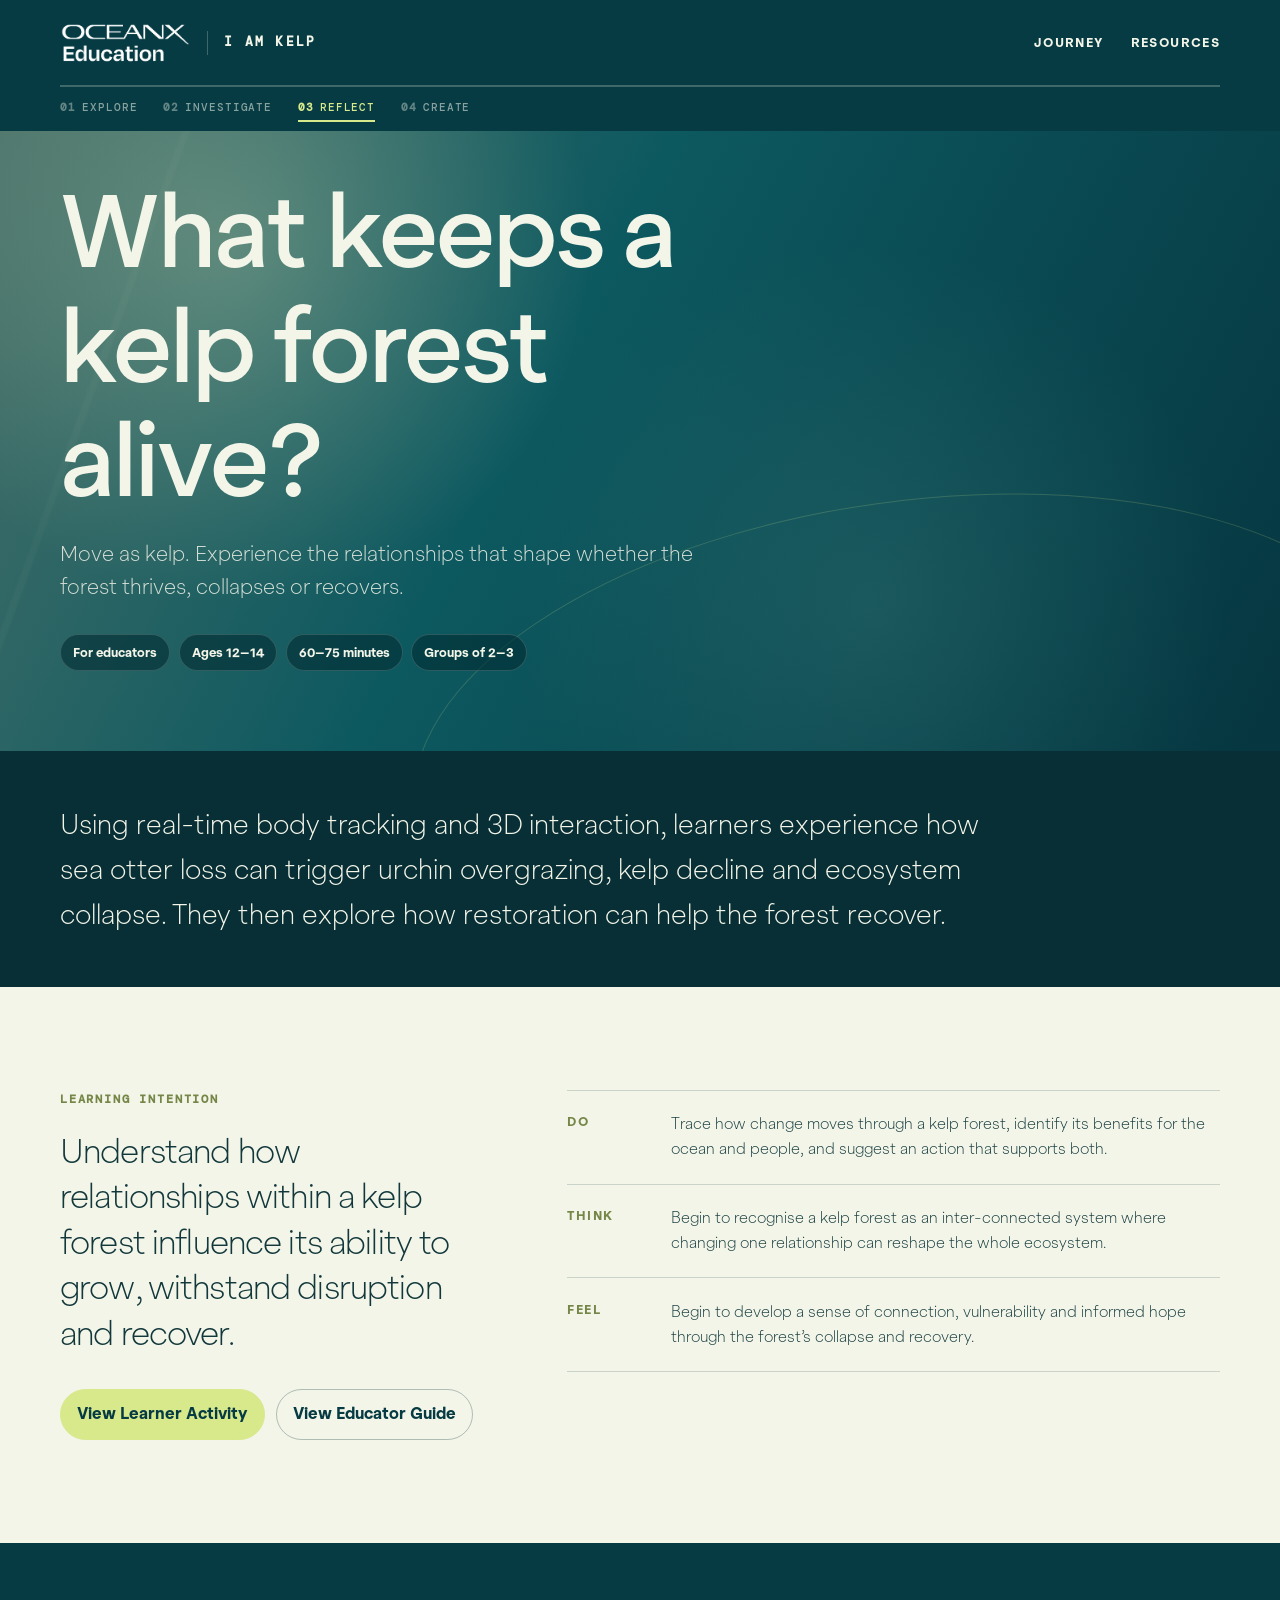
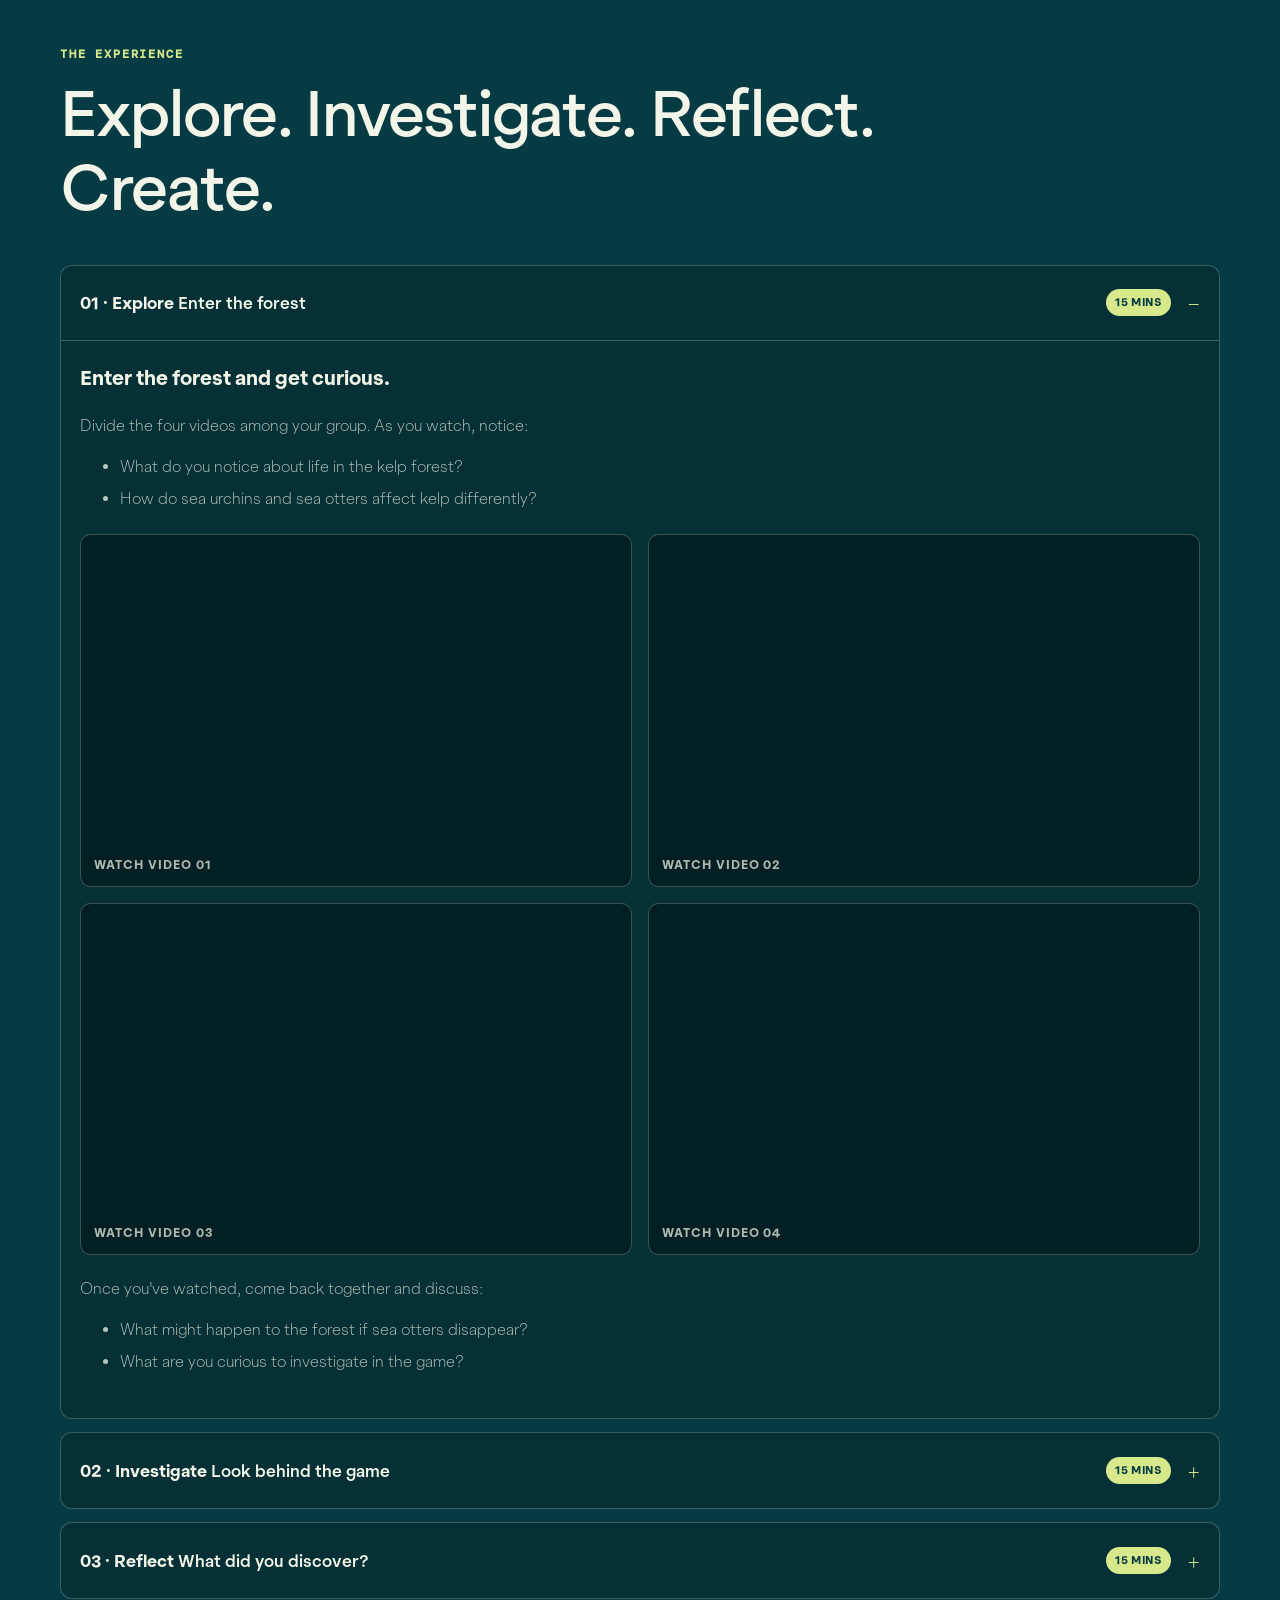
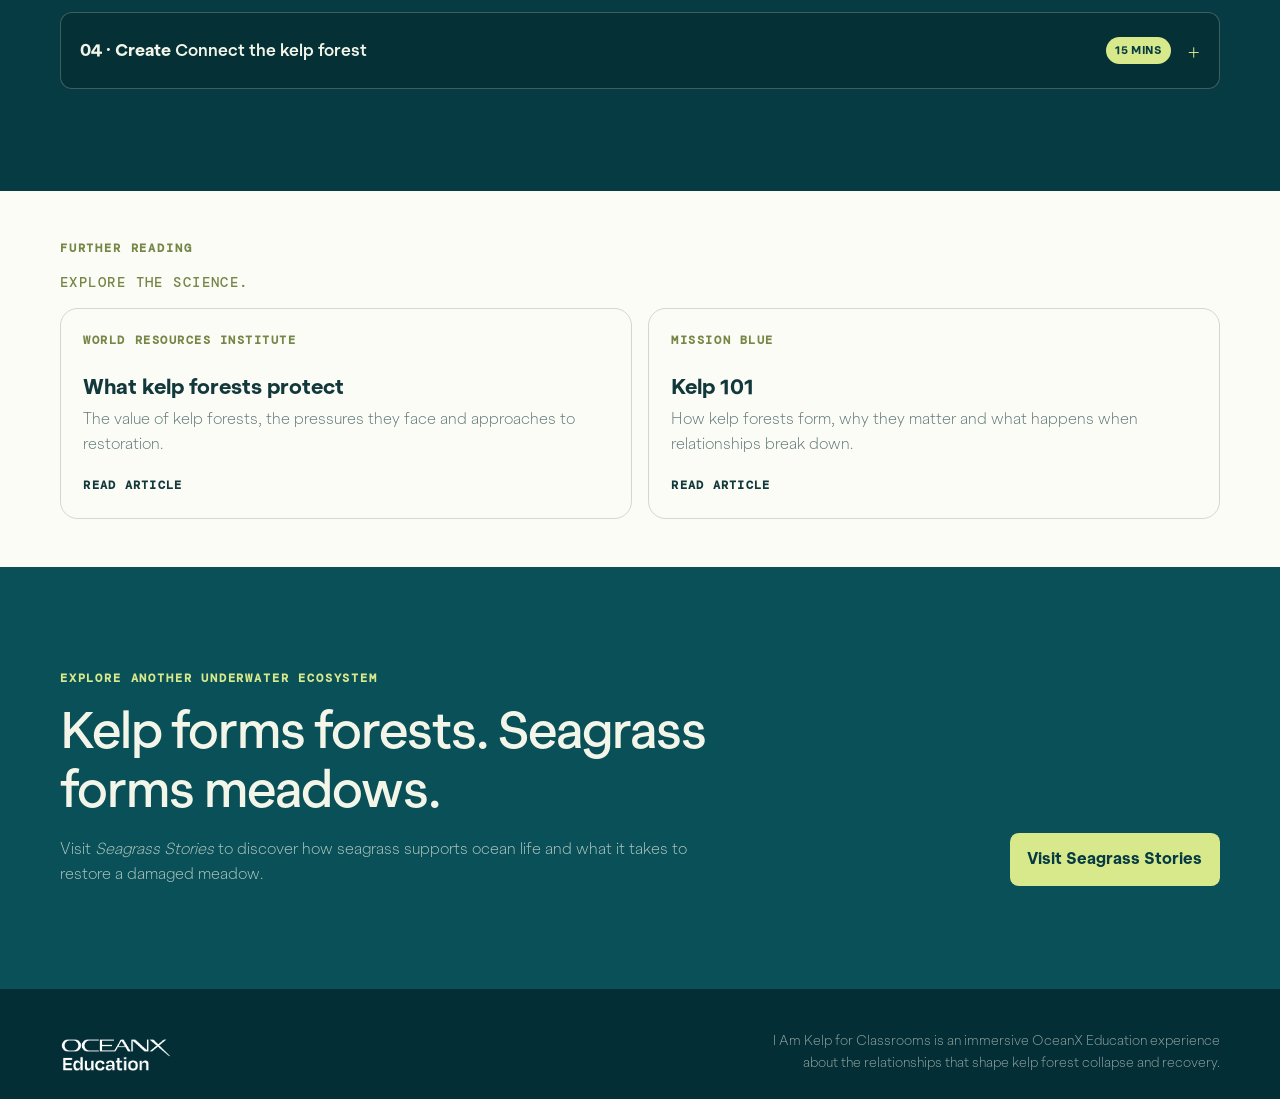
<file: index.html>
<!doctype html>
<html lang="en-GB">

<head>
    <meta charset="utf-8">
    <meta name="viewport" content="width=device-width,initial-scale=1">
    <meta name="theme-color" content="#073f47">
    <meta name="description" content="I Am Kelp learning journey and classroom resources from OceanX Education.">
    <title>I Am Kelp | Learning Journey</title>
    <link rel="icon" type="image/svg+xml"
        href="data:image/svg+xml,%3Csvg xmlns='http://www.w3.org/2000/svg' viewBox='0 0 64 64'%3E%3Crect width='64' height='64' rx='14' fill='%23073f47'/%3E%3Cpath d='M31 54c-2-13-1-28 10-44 3 12 0 23-7 31 7-4 12-10 16-18 1 13-5 24-19 31Z' fill='%23d7e98c'/%3E%3Cpath d='M31 54c3-16 8-29 14-38' fill='none' stroke='%23f2f4e8' stroke-width='2.2' stroke-linecap='round'/%3E%3C/svg%3E">
    <link rel="stylesheet" href="main.css">
    <link rel="stylesheet" href="styles.css">
</head>

<body class="page-index page-index">
    <a class="skip-link" href="#main">Skip to learning journey</a>
    <header class="site-header">
        <div class="shell nav"><a class="brand" href="#top" aria-label="OceanX Education, I Am Kelp home"><img
                    src="assets/logos/OceanX-Education-Logo-White.png" alt="OceanX Education"><span
                    class="brand-divider" aria-hidden="true"></span><span class="brand-name">I Am Kelp</span></a>
            <nav class="nav-links" aria-label="Main navigation"><a href="#journey">Journey</a><a
                    href="#resources">Resources</a></nav>
        </div>
        <div class="shell progress-shell">
            <nav class="progress" aria-label="Learning journey progress"><a href="#step-1"
                    data-step="step-1"><b>01</b><span>Explore</span></a><a href="#step-2"
                    data-step="step-2"><b>02</b><span>Investigate</span></a><a href="#step-3"
                    data-step="step-3"><b>03</b><span>Reflect</span></a><a href="#step-4"
                    data-step="step-4"><b>04</b><span>Create</span></a></nav>
        </div>
    </header>
    <section class="hero" id="top">
        <div class="shell hero-content">
            <div>
                <h1>What keeps a kelp forest alive?</h1>
                <p class="hero-lead">Move as kelp. Experience the relationships that shape whether the forest thrives,
                    collapses or recovers.</p>
                <div class="meta"><span>For educators</span><span>Ages 12–14</span><span>60–75
                        minutes</span><span>Groups of 2–3</span></div>
            </div>
        </div>
    </section>
    <main id="main">
        <section class="overview">
            <div class="shell">
                <p>Using real-time body tracking and 3D interaction, learners experience how sea otter loss can trigger
                    urchin overgrazing, kelp decline and ecosystem collapse. They then explore how restoration can help
                    the forest recover.</p>
            </div>
        </section>
        <section class="intention" id="about">
            <div class="shell intention-grid">
                <div>
                    <p class="section-kicker">Learning intention</p>
                    <p class="intention-statement">Understand how relationships within a kelp forest influence its
                        ability to grow, withstand disruption and recover.</p>
                    <div class="downloads"><a href="iamkelp-learner-activity.html">View Learner Activity</a><a
                            href="iamkelp-educator-guide.html">View Educator Guide</a></div>
                </div>
                <div class="outcomes" aria-label="Learning outcomes">
                    <div class="outcome"><b>Do</b>
                        <p>Trace how change moves through a kelp forest, identify its benefits for the ocean and people,
                            and suggest an action that supports both.</p>
                    </div>
                    <div class="outcome"><b>Think</b>
                        <p>Begin to recognise a kelp forest as an inter-connected system where changing one relationship
                            can reshape the
                            whole ecosystem.</p>
                    </div>
                    <div class="outcome"><b>Feel</b>
                        <p>Begin to develop a sense of connection, vulnerability and informed hope through the forest’s
                            collapse
                            and recovery.</p>
                    </div>
                </div>
            </div>
        </section>
        <section class="journey" id="journey">
            <div class="shell">
                <p class="section-kicker">The experience</p>
                <h2>Explore. Investigate. Reflect. Create.</h2>
                <div class="accordions">
                    <details id="step-1" open>
                        <summary><span><b>01 · Explore</b> Enter the forest</span><em>15 mins</em></summary>
                        <div class="detail-body">
                            <h3>Enter the forest and get curious.</h3>
                            <p>Divide the four videos among your group. As you watch, notice:</p>
                            <ul>
                                <li>What do you notice about life in the kelp forest?</li>
                                <li>How do sea urchins and sea otters affect kelp differently?</li>
                            </ul>
                            <div class="video-grid">
                                <div class="video">
                                    <div class="video-frame"><iframe loading="lazy"
                                            src="https://www.youtube-nocookie.com/embed/kzHJSJHAJ0c"
                                            title="Explore video 1"
                                            allow="accelerometer; autoplay; clipboard-write; encrypted-media; gyroscope; picture-in-picture; web-share"
                                            allowfullscreen></iframe></div><span>Watch video 01</span>
                                </div>
                                <div class="video">
                                    <div class="video-frame"><iframe loading="lazy"
                                            src="https://www.youtube-nocookie.com/embed/5pGdwqCRcDQ"
                                            title="Explore video 2"
                                            allow="accelerometer; autoplay; clipboard-write; encrypted-media; gyroscope; picture-in-picture; web-share"
                                            allowfullscreen></iframe></div><span>Watch video 02</span>
                                </div>
                                <div class="video">
                                    <div class="video-frame"><iframe loading="lazy"
                                            src="https://www.youtube-nocookie.com/embed/QQ-idD8qRD4"
                                            title="Explore video 3"
                                            allow="accelerometer; autoplay; clipboard-write; encrypted-media; gyroscope; picture-in-picture; web-share"
                                            allowfullscreen></iframe></div><span>Watch video 03</span>
                                </div>
                                <div class="video">
                                    <div class="video-frame"><iframe loading="lazy"
                                            src="https://www.youtube-nocookie.com/embed/fM_bn_nxMwY"
                                            title="Explore video 4"
                                            allow="accelerometer; autoplay; clipboard-write; encrypted-media; gyroscope; picture-in-picture; web-share"
                                            allowfullscreen></iframe></div><span>Watch video 04</span>
                                </div>
                            </div>
                            <p>Once you've watched, come back together and discuss:</p>
                            <ul>
                                <li>What might happen to the forest if sea otters disappear?</li>
                                <li>What are you curious to investigate in the game?</li>
                            </ul>
                        </div>
                    </details>
                    <details id="step-2">
                        <summary><span><b>02 · Investigate</b> Look behind the game</span><em>15 mins</em></summary>
                        <div class="detail-body">
                            <h3>Play through the lens of a scientist.</h3>
                            <p>Become kelp, move with the forest and experience changing conditions. As the ecosystem
                                responds, investigate:</p>
                            <ul>
                                <li>What changes first?</li>
                                <li>Which relationships help the forest remain resilient?</li>
                                <li>What drives the shift from kelp forest to urchin barren?</li>
                                <li>What conditions support recovery?</li>
                            </ul><a class="game-button" href="https://i-am-kelp-web.vercel.app/" target="_blank"
                                rel="noopener">Play I Am Kelp <small>Camera access required</small></a>
                            <p class="device-note">Use a laptop or desktop with a webcam, positioned so a player's whole
                                body is in frame. Phones and tablets are not supported.</p>
                        </div>
                    </details>
                    <details id="step-3">
                        <summary><span><b>03 · Reflect</b> What did you discover?</span><em>15 mins</em></summary>
                        <div class="detail-body">
                            <h3>Pause and make sense of the experience.</h3>
                            <p>Reflect independently, then compare your thinking with someone else.</p>
                            <ul>
                                <li>What did you experience that changed how you think about kelp forests?</li>
                                <li>Which cause-and-effect relationship now feels most important?</li>
                                <li>What are you curious to investigate further?</li>
                            </ul>
                        </div>
                    </details>
                    <details id="step-4">
                        <summary><span><b>04 · Create</b> Connect the kelp forest</span><em>15 mins</em></summary>
                        <div class="detail-body">
                            <h3>How does a healthy kelp forest help both the ocean and people?</h3>
                            <p>In groups of 2–3, use the kelp forest drawing starter in the <b>Learner Activity</b>.
                                Colour the forest and add animals, labels and other details that show how life is
                                connected. Then add:</p>
                            <ul>
                                <li>animals and plants that depend on kelp</li>
                                <li>ways kelp forests help people</li>
                                <li>threats that can damage the forest</li>
                                <li>actions that could help it recover</li>
                            </ul>
                            <p>Draw lines between ideas. Label each connection with a phrase such as <i>provides a home
                                    for</i>, <i>protects</i>, <i>depends on</i>, <i>damages</i> or <i>helps recover</i>.
                            </p>
                            <div class="create-questions">
                                <p><b>Discuss</b></p>
                                <ol>
                                    <li>Which benefit matters most to ocean life?</li>
                                    <li>Which benefit matters most to people?</li>
                                    <li>Could helping people ever harm the forest?</li>
                                    <li>What could we do to support both?</li>
                                </ol>
                            </div>
                            <p class="finish-line"><b>Finish this sentence:</b><br>We would __________ because it would
                                help __________ and __________.</p>
                        </div>
                    </details>
                </div>
            </div>
        </section>
        <section class="resources" id="resources">
            <div class="shell">
                <p class="section-kicker">Further reading</p>
                <h2>Explore the science.</h2>
                <div class="resource-grid"><a class="resource-card"
                        href="https://www.wri.org/insights/what-kelp-forests-protect" target="_blank"
                        rel="noopener"><span class="resource-type">World Resources Institute</span>
                        <div>
                            <h3>What kelp forests protect</h3>
                            <p>The value of kelp forests, the pressures they face and approaches to restoration.</p>
                            <div class="resource-action">Read article</div>
                        </div>
                    </a><a class="resource-card"
                        href="https://missionblue.org/2025/05/kelp-101-what-are-kelp-forests-and-why-do-they-matter/"
                        target="_blank" rel="noopener"><span class="resource-type">Mission Blue</span>
                        <div>
                            <h3>Kelp 101</h3>
                            <p>How kelp forests form, why they matter and what happens when relationships break down.
                            </p>
                            <div class="resource-action">Read article</div>
                        </div>
                    </a></div>
            </div>
        </section>
        <section class="next-ecosystem">
            <div class="shell next-inner">
                <div>
                    <p class="section-kicker">Explore another underwater ecosystem</p>
                    <h2>Kelp forms forests. Seagrass forms meadows.</h2>
                    <p>Visit <i>Seagrass Stories</i> to discover how seagrass supports ocean life and what it takes to
                        restore a damaged meadow.</p>
                </div><a href="https://seagrassstoriesforschools.oceanx.org/" target="_blank" rel="noopener">Visit
                    Seagrass Stories</a>
            </div>
        </section>
    </main>
    <footer>
        <div class="shell footer-inner"><img class="footer-logo" src="assets/logos/OceanX-Education-Logo-White.png"
                alt="OceanX Education">
            <p class="footer-copy">I Am Kelp for Classrooms is an immersive OceanX Education experience about the
                relationships that
                shape kelp forest collapse and recovery.</p>
        </div>
    </footer>
    <script>(function () {
            var links = document.querySelectorAll('.progress a');
            links.forEach(function (a) {
                a.addEventListener('click', function () {
                    var d = document.getElementById(a.getAttribute('data-step'));
                    if (d) d.open = true;
                });
            });
            if ('IntersectionObserver' in window) {
                var observer = new IntersectionObserver(function (entries) {
                    entries.forEach(function (entry) {
                        if (!entry.isIntersecting) return;
                        var link = document.querySelector('.progress a[data-step="' + entry.target.id + '"]');
                        if (!link) return;
                        links.forEach(function (a) { a.classList.remove('current'); });
                        link.classList.add('current');
                    });
                }, { rootMargin: '-45% 0px -50% 0px', threshold: 0 });
                links.forEach(function (a) {
                    var el = document.getElementById(a.getAttribute('data-step'));
                    if (el) observer.observe(el);
                });
            }
        })();</script>
</body>

</html>
</file>
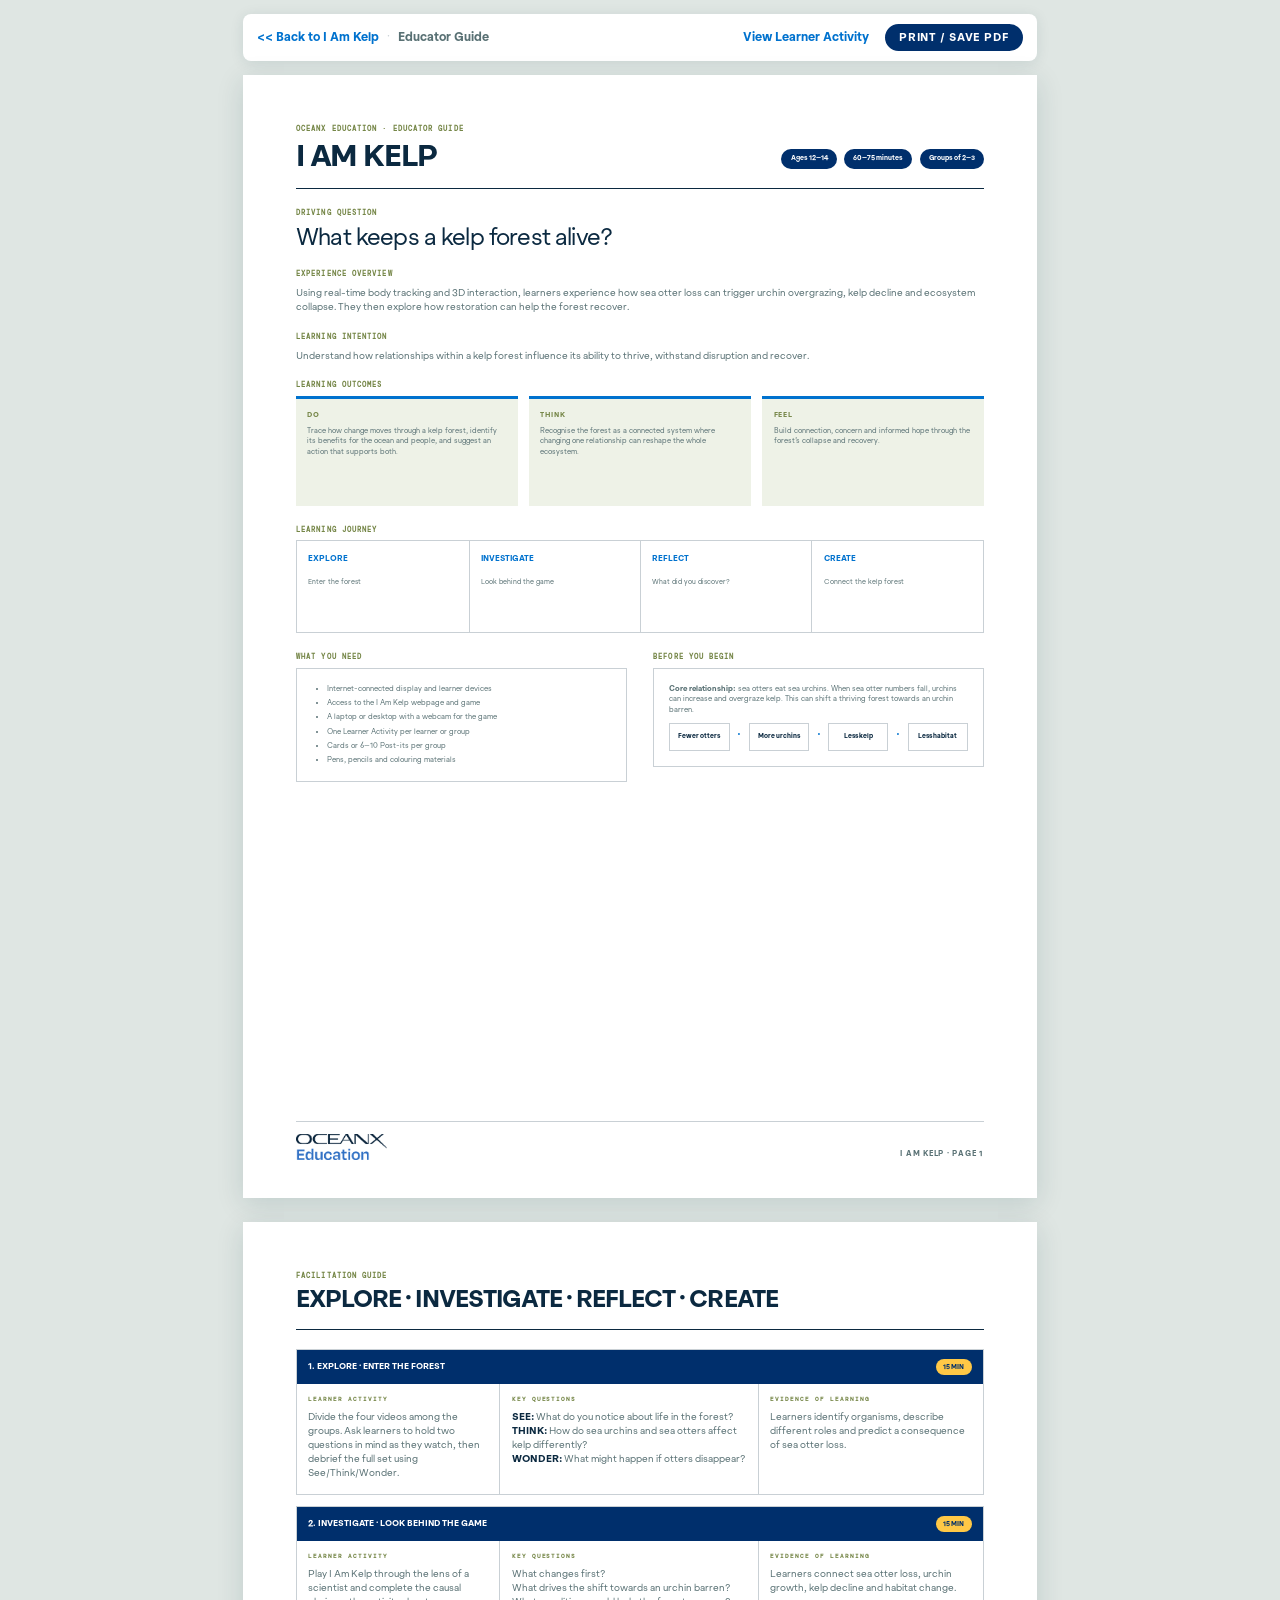
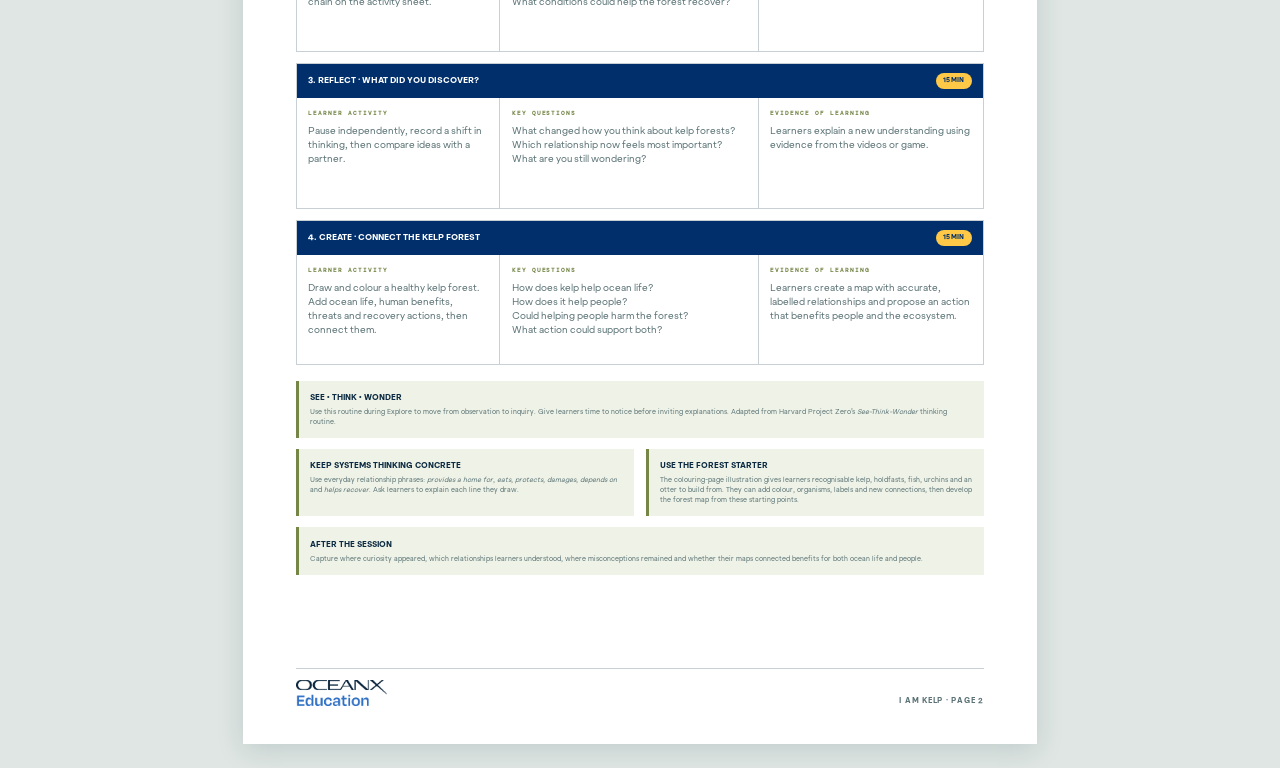
<file: iamkelp-educator-guide.html>
<!doctype html>
<html lang="en-GB">

<head>
    <meta charset="utf-8">
    <meta name="viewport" content="width=device-width,initial-scale=1">
    <title>I Am Kelp | Educator Guide</title>
    <link rel="icon" type="image/svg+xml"
        href="data:image/svg+xml,%3Csvg xmlns='http://www.w3.org/2000/svg' viewBox='0 0 64 64'%3E%3Crect width='64' height='64' rx='14' fill='%23063b43'/%3E%3Cpath d='M31 54c-2-13-1-28 10-44 3 12 0 23-7 31 7-4 12-10 16-18 1 13-5 24-19 31Z' fill='%23d8e98c'/%3E%3C/svg%3E">
            <link rel="stylesheet" href="main.css">
            <link rel="stylesheet" href="activity.css">
</head>

<body class="page-guide page-guide">
    <aside class="print-bar">
        <nav class="print-nav"><a href="index.html" onclick="if(history.length>1){history.back();return false;}"><span aria-hidden="true">&lt;&lt;</span> Back to
                I Am Kelp</a><span class="sep">·</span><b>Educator Guide</b><a class="switch"
                href="iamkelp-learner-activity.html">View Learner Activity</a></nav><button
            onclick="window.print()">Print / Save PDF</button>
    </aside>
    <main class="sheet">
        <div class="content">
            <header>
                <div>
                    <div class="eyebrow">OceanX Education · Educator guide</div>
                    <h1>I Am Kelp</h1>
                </div>
                <div class="pills"><span>Ages 12–14</span><span>60–75 minutes</span><span>Groups of 2–3</span></div>
            </header>
            <div class="label">Driving question</div>
            <div class="question">What keeps a kelp forest alive?</div>
            <div class="label">Experience overview</div>
            <p class="body">Using real-time body tracking and 3D interaction, learners experience how sea otter loss can
                trigger urchin overgrazing, kelp decline and ecosystem collapse. They then explore how restoration can
                help the forest recover.</p>
            <div class="label">Learning intention</div>
            <p class="body">Understand how relationships within a kelp forest influence its ability to thrive, withstand
                disruption and recover.</p>
            <div class="label">Learning outcomes</div>
            <div class="outcomes">
                <article class="outcome"><b>Do</b>
                    <p>Trace how change moves through a kelp forest, identify its benefits for the ocean and people, and
                        suggest an action that supports both.</p>
                </article>
                <article class="outcome"><b>Think</b>
                    <p>Recognise the forest as a connected system where changing one relationship can reshape the whole
                        ecosystem.</p>
                </article>
                <article class="outcome"><b>Feel</b>
                    <p>Build connection, concern and informed hope through the forest’s collapse and recovery.</p>
                </article>
            </div>
            <div class="label">Learning journey</div>
            <div class="journey">
                <div><b>Explore</b><span>Enter the forest</span></div>
                <div><b>Investigate</b><span>Look behind the game</span></div>
                <div><b>Reflect</b><span>What did you discover?</span></div>
                <div><b>Create</b><span>Connect the kelp forest</span></div>
            </div>
            <div class="two-col">
                <div>
                    <div class="label">What you need</div>
                    <div class="panel">
                        <ul>
                            <li>Internet-connected display and learner devices</li>
                            <li>Access to the I Am Kelp webpage and game</li>
                            <li>A laptop or desktop with a webcam for the game</li>
                            <li>One Learner Activity per learner or group</li>
                            <li>Cards or 6–10 Post-its per group</li>
                            <li>Pens, pencils and colouring materials</li>
                        </ul>
                    </div>
                </div>
                <div>
                    <div class="label">Before you begin</div>
                    <div class="panel">
                        <p><strong>Core relationship:</strong> sea otters eat sea urchins. When sea otter numbers fall,
                            urchins can increase and overgraze kelp. This can shift a thriving forest towards an urchin
                            barren.</p>
                        <div class="causal"><span>Fewer otters</span><i>·</i><span>More urchins</span><i>·</i><span>Less
                                kelp</span><i>·</i><span>Less habitat</span></div>
                    </div>
                </div>
            </div>
        </div>
        <footer class="footer"><img src="assets/logos/OceanX-Education-Logo-Dark.png" alt="OceanX Education"><span>I Am
                Kelp · Page 1</span></footer>
    </main>

    <main class="sheet">
        <div class="content">
            <header>
                <div>
                    <div class="eyebrow">Facilitation guide</div>
                    <h1 class="page2-title">Explore · Investigate · Reflect · Create</h1>
                </div>
            </header>
            <div class="sequence">
                <section class="phase">
                    <div class="phase-head"><b>1. Explore · Enter the forest</b><span>15 min</span></div>
                    <div class="phase-body">
                        <div>
                            <div class="col-label">Learner activity</div>
                            <p class="col-copy">Divide the four videos among the groups. Ask learners to hold two
                                questions in mind as they watch, then debrief the full set using See/Think/Wonder.</p>
                        </div>
                        <div>
                            <div class="col-label">Key questions</div>
                            <p class="col-copy"><strong>SEE:</strong> What do you notice about life in the
                                forest?<br><strong>THINK:</strong> How do sea urchins and sea otters affect kelp
                                differently?<br><strong>WONDER:</strong> What might happen if otters disappear?</p>
                        </div>
                        <div>
                            <div class="col-label">Evidence of learning</div>
                            <p class="col-copy">Learners identify organisms, describe different roles and predict a
                                consequence of sea otter loss.</p>
                        </div>
                    </div>
                </section>
                <section class="phase">
                    <div class="phase-head"><b>2. Investigate · Look behind the game</b><span>15 min</span></div>
                    <div class="phase-body">
                        <div>
                            <div class="col-label">Learner activity</div>
                            <p class="col-copy">Play I Am Kelp through the lens of a scientist and complete the causal
                                chain on the activity sheet.</p>
                        </div>
                        <div>
                            <div class="col-label">Key questions</div>
                            <p class="col-copy">What changes first?<br>What drives the shift towards an urchin
                                barren?<br>What conditions could help the forest recover?</p>
                        </div>
                        <div>
                            <div class="col-label">Evidence of learning</div>
                            <p class="col-copy">Learners connect sea otter loss, urchin growth, kelp decline and habitat
                                change.</p>
                        </div>
                    </div>
                </section>
                <section class="phase">
                    <div class="phase-head"><b>3. Reflect · What did you discover?</b><span>15 min</span></div>
                    <div class="phase-body">
                        <div>
                            <div class="col-label">Learner activity</div>
                            <p class="col-copy">Pause independently, record a shift in thinking, then compare ideas with
                                a partner.</p>
                        </div>
                        <div>
                            <div class="col-label">Key questions</div>
                            <p class="col-copy">What changed how you think about kelp forests?<br>Which relationship now
                                feels most important?<br>What are you still wondering?</p>
                        </div>
                        <div>
                            <div class="col-label">Evidence of learning</div>
                            <p class="col-copy">Learners explain a new understanding using evidence from the videos or
                                game.</p>
                        </div>
                    </div>
                </section>
                <section class="phase">
                    <div class="phase-head"><b>4. Create · Connect the kelp forest</b><span>15 min</span></div>
                    <div class="phase-body">
                        <div>
                            <div class="col-label">Learner activity</div>
                            <p class="col-copy">Draw and colour a healthy kelp forest. Add ocean life, human benefits,
                                threats and recovery actions, then connect them.</p>
                        </div>
                        <div>
                            <div class="col-label">Key questions</div>
                            <p class="col-copy">How does kelp help ocean life?<br>How does it help people?<br>Could
                                helping people harm the forest?<br>What action could support both?</p>
                        </div>
                        <div>
                            <div class="col-label">Evidence of learning</div>
                            <p class="col-copy">Learners create a map with accurate, labelled relationships and propose
                                an action that benefits people and the ecosystem.</p>
                        </div>
                    </div>
                </section>
            </div>
            <div class="notes">
                <article class="note wide">
                    <h3>See &bull; Think &bull; Wonder</h3>
                    <p>Use this routine during Explore to move from observation to inquiry. Give learners time to notice
                        before inviting explanations. Adapted from Harvard Project Zero's <i>See-Think-Wonder</i>
                        thinking routine.</p>
                </article>
                <article class="note">
                    <h3>Keep systems thinking concrete</h3>
                    <p>Use everyday relationship phrases: <i>provides a home for</i>, <i>eats</i>, <i>protects</i>,
                        <i>damages</i>, <i>depends on</i> and <i>helps recover</i>. Ask learners to explain each line
                        they draw.</p>
                </article>
                <article class="note">
                    <h3>Use the forest starter</h3>
                    <p>The colouring-page illustration gives learners recognisable kelp, holdfasts, fish, urchins and an
                        otter to build from. They can add colour, organisms, labels and new connections, then develop
                        the forest map from these starting points.</p>
                </article>
                <article class="note wide">
                    <h3>After the session</h3>
                    <p>Capture where curiosity appeared, which relationships learners understood, where misconceptions
                        remained and whether their maps connected benefits for both ocean life and people.</p>
                </article>
            </div>
        </div>
        <footer class="footer"><img src="assets/logos/OceanX-Education-Logo-Dark.png" alt="OceanX Education"><span>I Am
                Kelp · Page 2</span></footer>
    </main>
</body>

</html>
</file>
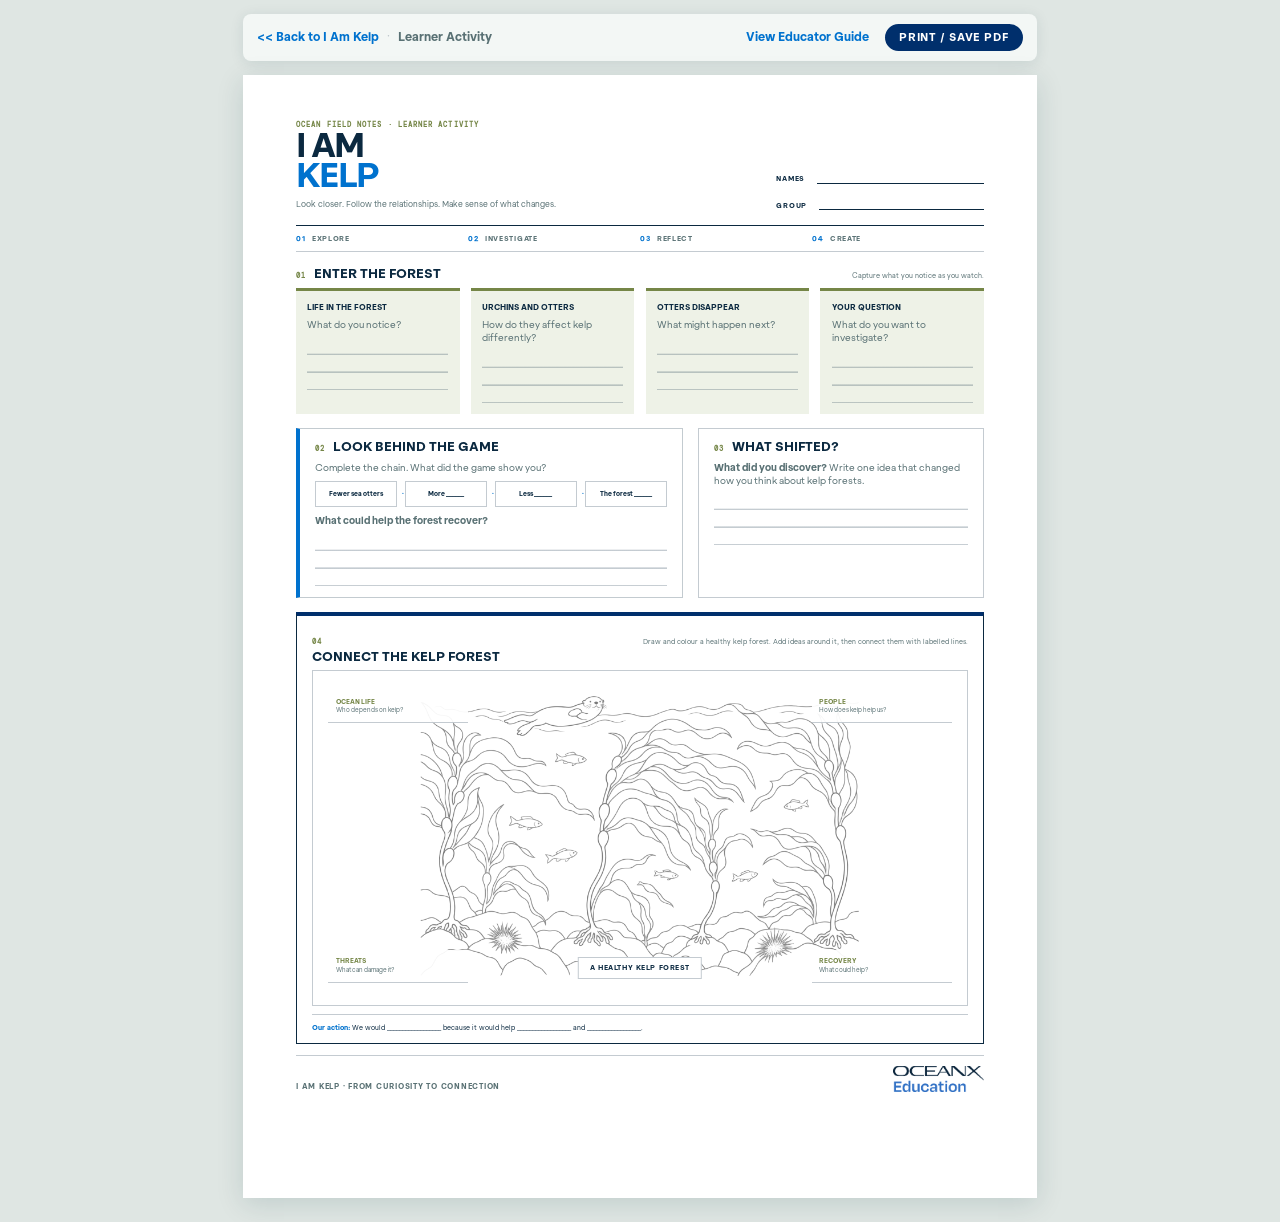
<file: iamkelp-learner-activity.html>
<!doctype html>
<html lang="en-GB">

<head>
    <meta charset="utf-8">
    <meta name="viewport" content="width=device-width,initial-scale=1">
    <title>I Am Kelp | Learner Activity</title>
    <link rel="icon" type="image/svg+xml"
        href="data:image/svg+xml,%3Csvg xmlns='http://www.w3.org/2000/svg' viewBox='0 0 64 64'%3E%3Crect width='64' height='64' rx='14' fill='%23063b43'/%3E%3Cpath d='M31 54c-2-13-1-28 10-44 3 12 0 23-7 31 7-4 12-10 16-18 1 13-5 24-19 31Z' fill='%23d8e98c'/%3E%3C/svg%3E">
            <link rel="stylesheet" href="main.css">
            <link rel="stylesheet" href="activity.css">
</head>

<body class="page-activity page-activity">
    <aside class="print-bar">
        <nav class="print-nav"><a href="index.html" onclick="if(history.length>1){history.back();return false;}"><span aria-hidden="true">&lt;&lt;</span> Back to
                I Am Kelp</a><span class="sep">·</span><b>Learner Activity</b><a class="switch"
                href="iamkelp-educator-guide.html">View Educator Guide</a></nav><button onclick="window.print()">Print /
            Save PDF</button>
    </aside>
    <main class="sheet">
        <header>
            <div>
                <div class="kicker">Ocean field notes · Learner activity</div>
                <h1>I Am <span>Kelp</span></h1>
                <p class="strap">Look closer. Follow the relationships. Make sense of what changes.</p>
            </div>
            <div class="identity"><label>Names <i></i></label><label>Group <i></i></label></div>
        </header>
        <nav class="journey"><span><b>01</b> Explore</span><span><b>02</b> Investigate</span><span><b>03</b>
                Reflect</span><span><b>04</b> Create</span></nav>
        <section>
            <div class="section-head"><span class="step">01</span>
                <h2>Enter the forest</h2>
                <p class="hint">Capture what you notice as you watch.</p>
            </div>
            <div class="explore-grid">
                <article class="prompt">
                    <h3>Life in the forest</h3>
                    <p>What do you notice?</p>
                    <div class="lines"></div>
                </article>
                <article class="prompt">
                    <h3>Urchins and otters</h3>
                    <p>How do they affect kelp differently?</p>
                    <div class="lines"></div>
                </article>
                <article class="prompt">
                    <h3>Otters disappear</h3>
                    <p>What might happen next?</p>
                    <div class="lines"></div>
                </article>
                <article class="prompt">
                    <h3>Your question</h3>
                    <p>What do you want to investigate?</p>
                    <div class="lines"></div>
                </article>
            </div>
        </section>
        <section class="middle">
            <div class="investigate">
                <div class="section-head"><span class="step">02</span>
                    <h2>Look behind the game</h2>
                </div>
                <p>Complete the chain. What did the game show you?</p>
                <div class="chain"><span>Fewer sea otters</span><span>More ______</span><span>Less
                        ______</span><span>The forest ______</span></div>
                <p><b>What could help the forest recover?</b></p>
                <div class="lines"></div>
            </div>
            <div class="reflect">
                <div class="section-head"><span class="step">03</span>
                    <h2>What shifted?</h2>
                </div>
                <p><b>What did you discover?</b> Write one idea that changed how you think about kelp forests.</p>
                <div class="lines"></div>
            </div>
        </section>
        <section class="create">
            <div class="create-copy">
                <div><span class="step">04</span>
                    <h2>Connect the kelp forest</h2>
                </div>
                <p>Draw and colour a healthy kelp forest. Add ideas around it, then connect them with labelled lines.
                </p>
            </div>
            <div class="map"><img class="forest" src="assets/images/kelp-forest-drawing-starter.webp"
                    alt="Kelp forest colouring-page illustration to draw and colour over"><span class="centre-label">A
                    healthy kelp forest</span>
                <div class="map-note n1"><b>Ocean life</b>Who depends on kelp?</div>
                <div class="map-note n2"><b>People</b>How does kelp help us?</div>
                <div class="map-note n3"><b>Threats</b>What can damage it?</div>
                <div class="map-note n4"><b>Recovery</b>What could help?</div>
            </div>
            <p class="finish"><b>Our action:</b> We would __________________ because it would help __________________
                and __________________.</p>
        </section>
        <footer><span>I Am Kelp · From curiosity to connection</span><img class="logo"
                src="assets/logos/OceanX-Education-Logo-Dark.png" alt="OceanX Education"></footer>
    </main>
</body>

</html>
</file>
<file: main.css>
/* Shared typography foundation for all I Am Kelp pages. */
@font-face {
  font-family: 'Zeist';
  src: url('assets/fonts/ZeistN2-Light.otf') format('opentype');
  font-weight: 300;
  font-style: normal;
  font-display: swap;
}

@font-face {
  font-family: 'Zeist';
  src: url('assets/fonts/ZeistN2-Regular.otf') format('opentype');
  font-weight: 400;
  font-style: normal;
  font-display: swap;
}

@font-face {
  font-family: 'Zeist';
  src: url('assets/fonts/ZeistN2-Medium.otf') format('opentype');
  font-weight: 500;
  font-style: normal;
  font-display: swap;
}

@font-face {
  font-family: 'Zeist';
  src: url('assets/fonts/ZeistN2-SemiBold.otf') format('opentype');
  font-weight: 600;
  font-style: normal;
  font-display: swap;
}

@font-face {
  font-family: 'Zeist';
  src: url('assets/fonts/ZeistN2-Bold.otf') format('opentype');
  font-weight: 700;
  font-style: normal;
  font-display: swap;
}

@font-face {
  font-family: 'DM Mono';
  src: url('assets/fonts/DMMono-Medium.ttf') format('truetype');
  font-weight: 500;
  font-style: normal;
  font-display: swap;
}
</file>
<file: styles.css>
.page-index{
            --deep: #063b43;
            --ocean: #0a5058;
            --ocean-light: #39787a;
            --kelp: #758647;
            --lime: #d8e98c;
            --foam: #f3f5e9;
            --paper: #fbfcf6;
            --ink: #12383b;
            --muted: #597174;
            --line: rgba(18, 56, 59, .18);
            --white-line: rgba(243, 245, 233, .24);
            --shadow: 0 20px 55px rgba(2, 38, 43, .16);
            --radius: 1.1rem;
            --mono: "DM Mono", "SFMono-Regular", monospace
        }.page-index *{
            box-sizing: border-box
        }html{
            scroll-behavior: smooth
        }body.page-index{
            margin: 0;
            color: var(--ink);
            background: var(--paper);
            font-family: "Zeist", "Helvetica Neue", Arial, sans-serif;
            font-size: 1rem;
            font-weight: 300;
            line-height: 1.55;
            -webkit-font-smoothing: antialiased
        }.page-index a{
            color: inherit
        }.page-index img{
            max-width: 100%
        }.page-index .skip-link{
            position: absolute;
            left: 1rem;
            top: -5rem;
            z-index: 20;
            padding: .7rem 1rem;
            background: var(--foam);
            color: var(--deep);
            border-radius: .4rem
        }.page-index .skip-link:focus{
            top: 1rem
        }.page-index .shell{
            width: min(1160px, calc(100% - 2rem));
            margin-inline: auto
        }.page-index .site-header{
            position: sticky;
            top: 0;
            z-index: 50;
            color: var(--foam);
            background: var(--deep)
        }.page-index .nav{
            min-height: 5.4rem;
            display: flex;
            align-items: center;
            justify-content: space-between;
            gap: 1.5rem;
            border-bottom: 1px solid var(--white-line)
        }.page-index .brand{
            display: flex;
            align-items: center;
            gap: 1rem;
            text-decoration: none
        }.page-index .brand img{
            width: 8.2rem;
            height: auto
        }.page-index .brand-divider{
            width: 1px;
            height: 1.5rem;
            background: var(--white-line)
        }.page-index .brand-name{
            font-size: .83rem;
            font-weight: 750;
            letter-spacing: .17em;
            text-transform: uppercase;
            font-family: var(--mono)
        }.page-index .nav-links{
            display: flex;
            align-items: center;
            gap: 1.7rem
        }.page-index .nav-links a{
            color: var(--foam);
            text-decoration: none;
            font-size: .78rem;
            font-weight: 750;
            letter-spacing: .11em;
            text-transform: uppercase
        }.page-index .nav-links a:hover, .page-index .nav-links a:focus-visible{
            color: var(--lime)
        }.page-index .progress-shell{
            border-top: 1px solid var(--white-line)
        }.page-index .progress{
            display: flex;
            gap: 1.6rem;
            overflow-x: auto;
            padding: .55rem 0;
            font-family: var(--mono);
            font-size: .7rem;
            letter-spacing: .08em;
            text-transform: uppercase;
            scrollbar-width: none
        }.page-index .progress::-webkit-scrollbar{
            display: none
        }.page-index .progress a{
            display: flex;
            align-items: center;
            gap: .4rem;
            flex: 0 0 auto;
            color: rgba(243, 245, 233, .55);
            text-decoration: none;
            white-space: nowrap;
            padding: .2rem 0;
            border-bottom: 2px solid transparent
        }.page-index .progress a b{
            font-weight: 700;
            color: rgba(243, 245, 233, .4)
        }.page-index .progress a:hover{
            color: var(--foam)
        }.page-index .progress a.current{
            color: var(--lime);
            border-bottom-color: var(--lime)
        }.page-index .progress a.current b{
            color: var(--lime)
        }.page-index #journey, .page-index #step-1, .page-index #step-2, .page-index #step-3, .page-index #step-4, .page-index #resources{
            scroll-margin-top: 8.5rem
        }.page-index .hero{
            position: relative;
            min-height: 620px;
            display: grid;
            align-items: end;
            overflow: hidden;
            color: var(--foam);
            background: radial-gradient(circle at 18% 18%, rgba(224, 235, 187, .28), transparent 31%), radial-gradient(circle at 68% 76%, rgba(65, 128, 124, .3), transparent 36%), linear-gradient(118deg, #466f68 0%, #0d5960 42%, #063640 100%)
        }.page-index .hero:before{
            content: "";
            position: absolute;
            inset: 0;
            opacity: .34;
            background-image: linear-gradient(110deg, transparent 0 12%, rgba(225, 235, 194, .09) 12.2% 12.5%, transparent 12.7% 100%);
            pointer-events: none
        }.page-index .hero:after{
            content: "";
            position: absolute;
            inset: auto -10% -38% 32%;
            height: 78%;
            border: 1px solid rgba(216, 233, 140, .18);
            border-radius: 50%;
            transform: rotate(-8deg);
            pointer-events: none
        }.page-index .hero-content{
            position: relative;
            z-index: 1;
            padding: 2rem 0 5rem;
            display: grid;
            grid-template-columns: minmax(0, 1.45fr) minmax(300px, .75fr);
            align-items: end;
            gap: 4rem
        }.page-index h1, .page-index h2, .page-index h3, .page-index p{
            margin-top: 0
        }.page-index h1{
            max-width: 760px;
            margin-bottom: 1.2rem;
            font-size: clamp(3.25rem, 8vw, 6.8rem);
            font-weight: 500;
            line-height: 1.12;
            letter-spacing: -.02em
        }.page-index .hero-lead{
            max-width: 680px;
            margin-bottom: 0;
            color: rgba(243, 245, 233, .86);
            font-size: clamp(1.05rem, 2vw, 1.35rem);
            font-weight: 300;
            line-height: 1.5
        }.page-index main section{
            padding-block: clamp(4rem, 8vw, 7rem)
        }.page-index .overview{
            padding-block: clamp(2rem, 4vw, 3.5rem);
            color: var(--foam);
            background: #082f35
        }.page-index .overview p{
            max-width: 960px;
            margin: 0;
            font-size: clamp(1.2rem, 2.5vw, 1.75rem);
            font-weight: 300;
            line-height: 1.6;
            letter-spacing: 0
        }.page-index .section-kicker{
            margin-bottom: .85rem;
            color: var(--kelp);
            font-size: .76rem;
            font-weight: 800;
            letter-spacing: .15em;
            text-transform: uppercase;
            font-family: var(--mono)
        }.page-index h2{
            max-width: 850px;
            margin-bottom: 1.1rem;
            font-size: clamp(2.15rem, 5vw, 4.2rem);
            font-weight: 500;
            line-height: 1.15;
            letter-spacing: -.02em
        }.page-index .intention{
            background: var(--foam)
        }.page-index .intention-grid{
            display: grid;
            grid-template-columns: .78fr 1.22fr;
            gap: clamp(2rem, 7vw, 7rem);
            align-items: start
        }.page-index .intention-statement{
            padding-top: .35rem;
            font-size: clamp(1.45rem, 3vw, 2.15rem);
            line-height: 1.32;
            letter-spacing: -.025em
        }.page-index .outcomes{
            display: grid;
            border-top: 1px solid var(--line)
        }.page-index .outcome{
            display: grid;
            grid-template-columns: 5.5rem 1fr;
            gap: 1rem;
            padding: 1.35rem 0;
            border-bottom: 1px solid var(--line)
        }.page-index .outcome b{
            color: var(--kelp);
            font-size: .78rem;
            letter-spacing: .12em;
            text-transform: uppercase
        }.page-index .outcome p{
            margin: 0
        }.page-index .journey{
            color: var(--foam);
            background: var(--deep)
        }.page-index .journey .section-kicker{
            color: var(--lime)
        }.page-index .meta{
            display: flex;
            flex-wrap: wrap;
            gap: .55rem;
            margin-top: 2rem
        }.page-index .meta span{
            padding: .48rem .75rem;
            color: var(--foam);
            background: rgba(3, 46, 53, .62);
            border: 1px solid rgba(243, 245, 233, .16);
            border-radius: 999px;
            font-size: .78rem;
            font-weight: 700
        }.page-index .downloads{
            display: flex;
            flex-wrap: wrap;
            gap: .7rem;
            margin-top: 2rem
        }.page-index .downloads a{
            display: inline-flex;
            align-items: center;
            gap: .5rem;
            padding: .75rem 1rem;
            color: var(--deep);
            background: var(--lime);
            border: 1px solid var(--lime);
            border-radius: 999px;
            text-decoration: none;
            font-weight: 800;
            transition: background-color .18s ease, border-color .18s ease, color .18s ease, box-shadow .18s ease, transform .12s ease
        }.page-index .downloads a:hover{
            background: #deec9d;
            border-color: #deec9d;
            box-shadow: 0 4px 14px rgba(216, 233, 140, .35);
            transform: translateY(-1px)
        }.page-index .downloads a:active{
            background: #becd7b;
            border-color: #becd7b;
            box-shadow: none;
            transform: translateY(0) scale(.97)
        }.page-index .downloads a:focus-visible{
            outline: 2px solid var(--lime);
            outline-offset: 2px
        }.page-index .downloads .dl-icon{
            width: 14px;
            height: 14px;
            flex: 0 0 auto;
            transition: transform .18s ease
        }.page-index .downloads a:hover .dl-icon{
            transform: translateY(2px)
        }.page-index .downloads a+a{
            color: var(--deep);
            background: transparent;
            border-color: rgba(18, 56, 59, .3)
        }.page-index .downloads a+a:hover{
            background: rgba(216, 233, 140, .18);
            border-color: var(--lime);
            box-shadow: none
        }.page-index .downloads a+a:active{
            background: rgba(216, 233, 140, .32);
            border-color: var(--lime)
        }.page-index .accordions{
            margin-top: 2.5rem;
            display: grid;
            gap: .8rem
        }.page-index .accordions details{
            overflow: hidden;
            border: 1px solid var(--white-line);
            border-radius: .75rem;
            background: rgba(1, 26, 30, .32)
        }.page-index .accordions summary{
            min-height: 4.7rem;
            display: flex;
            align-items: center;
            gap: 1rem;
            padding: 1rem 1.2rem;
            cursor: pointer;
            list-style: none
        }.page-index .accordions summary::-webkit-details-marker{
            display: none
        }.page-index .accordions summary span{
            flex: 1 1 auto;
            min-width: 0;
            font-size: 1.05rem;
            font-weight: 600
        }.page-index .accordions summary b{
            color: var(--foam)
        }.page-index .accordions summary em{
            flex: 0 0 auto;
            padding: .32rem .58rem;
            color: var(--deep);
            background: var(--lime);
            border-radius: 999px;
            font-size: .7rem;
            font-style: normal;
            font-weight: 800;
            letter-spacing: .06em;
            text-transform: uppercase
        }.page-index .accordions summary:after{
            content: "+";
            color: var(--lime);
            font-size: 1.35rem;
            line-height: 1
        }.page-index .accordions details[open] summary{
            border-bottom: 1px solid var(--white-line)
        }.page-index .accordions details[open] summary:after{
            content: "−"
        }.page-index .detail-body{
            padding: 1.4rem 1.2rem 1.7rem
        }.page-index .detail-body h3{
            font-size: 1.25rem
        }.page-index .detail-body p, .page-index .detail-body li{
            color: rgba(243, 245, 233, .76)
        }.page-index .detail-body li+li{
            margin-top: .45rem
        }.page-index .video-grid{
            display: grid;
            grid-template-columns: 1fr 1fr;
            gap: 1rem;
            margin: 1.4rem 0
        }.page-index .video{
            overflow: hidden;
            background: #021f24;
            border: 1px solid var(--white-line);
            border-radius: .65rem
        }.page-index .video-frame{
            position: relative;
            aspect-ratio: 16/9
        }.page-index .video iframe{
            position: absolute;
            inset: 0;
            width: 100%;
            height: 100%;
            border: 0
        }.page-index .video span{
            display: block;
            padding: .7rem .8rem;
            color: rgba(243, 245, 233, .72);
            font-size: .76rem;
            font-weight: 750;
            letter-spacing: .08em;
            text-transform: uppercase
        }.page-index .game-button{
            display: inline-flex;
            align-items: center;
            gap: 1rem;
            padding: .78rem 1rem;
            color: var(--deep);
            background: var(--lime);
            border-radius: .5rem;
            text-decoration: none;
            font-weight: 800
        }.page-index .game-button small{
            font-weight: 600;
            opacity: .72
        }.page-index .create-questions{
            margin: 1.3rem 0;
            padding: 1rem;
            border-left: 3px solid var(--lime);
            background: rgba(243, 245, 233, .05)
        }.page-index .create-questions p{
            margin-bottom: .4rem
        }.page-index .create-questions ol{
            margin: .4rem 0 0;
            padding-left: 1.25rem
        }.page-index .finish-line{
            margin-bottom: 0 !important;
            padding: 1rem;
            border: 1px solid var(--white-line);
            border-radius: .6rem
        }.page-index .finish-line b{
            color: var(--lime)
        }.page-index .feedback{
            margin-top: 1.2rem;
            padding: 1.5rem;
            border: 1px solid var(--white-line);
            border-radius: .75rem;
            background: rgba(243, 245, 233, .05)
        }.page-index .feedback p:last-child{
            margin-bottom: 0;
            color: rgba(243, 245, 233, .76)
        }.page-index .resources{
            padding-block: clamp(2rem, 4vw, 3rem)
        }.page-index .resources h2{
            font: .9rem/1.4 var(--mono);
            text-transform: uppercase;
            letter-spacing: .1em;
            color: var(--kelp);
            margin: 0 0 10px
        }.page-index .resources-title{
            max-width: 850px;
            margin: 0;
            font-weight: 700;
            font-size: clamp(2.15rem, 5vw, 4.2rem);
            line-height: 1;
            letter-spacing: -.045em
        }.page-index .resource-grid{
            margin-top: 1rem;
            display: grid;
            grid-template-columns: repeat(2, 1fr);
            gap: 1rem
        }.page-index .resource-card{
            min-height: 190px;
            display: flex;
            flex-direction: column;
            justify-content: space-between;
            padding: 1.4rem;
            border: 1px solid var(--line);
            border-radius: var(--radius);
            text-decoration: none;
            transition: transform .2s ease, border-color .2s ease, background .2s ease
        }.page-index .resource-card:hover, .page-index .resource-card:focus-visible{
            transform: translateY(-3px);
            border-color: var(--ocean-light);
            background: var(--foam)
        }.page-index .resource-type{
            color: var(--kelp);
            font-size: .73rem;
            font-weight: 800;
            letter-spacing: .13em;
            text-transform: uppercase;
            font-family: var(--mono)
        }.page-index .resource-card h3{
            max-width: 25ch;
            margin: 1.6rem 0 .5rem;
            font-size: 1.3rem;
            line-height: 1.15
        }.page-index .resource-card p{
            margin: 0;
            color: var(--muted)
        }.page-index .resource-action{
            margin-top: 1.2rem;
            font-size: .78rem;
            font-weight: 800;
            letter-spacing: .1em;
            text-transform: uppercase;
            font-family: var(--mono)
        }.page-index .next-ecosystem{
            color: var(--foam);
            background: var(--ocean)
        }.page-index .next-ecosystem .section-kicker{
            color: var(--lime)
        }.page-index .next-ecosystem h2{
            max-width: 700px;
            font-size: clamp(2rem, 4vw, 3.3rem)
        }.page-index .next-ecosystem p:not(.section-kicker){
            max-width: 650px;
            margin-bottom: 0;
            color: rgba(243, 245, 233, .75)
        }.page-index .next-inner{
            display: flex;
            align-items: flex-end;
            justify-content: space-between;
            gap: 3rem
        }.page-index .next-inner>a{
            flex: 0 0 auto;
            padding: .9rem 1.1rem;
            color: var(--deep);
            background: var(--lime);
            border-radius: .55rem;
            text-decoration: none;
            font-weight: 800
        }.page-index footer{
            color: var(--foam);
            background: #032e35
        }.page-index .footer-inner{
            min-height: 110px;
            padding-block: 1.6rem;
            display: flex;
            align-items: flex-end;
            justify-content: space-between;
            gap: 2rem
        }.page-index .footer-logo{
            width: 7rem
        }.page-index .footer-copy{
            max-width: 480px;
            margin: 0;
            color: rgba(243, 245, 233, .62);
            font-size: .87rem;
            text-align: right
        }.page-index :focus-visible{
            outline: 3px solid var(--lime);
            outline-offset: 4px
        }@media(max-width:820px){.page-index .nav{
                min-height: 4.8rem
            }.page-index .brand img{
                width: 7.2rem
            }.page-index .brand-divider, .page-index .brand-name{
                display: none
            }.page-index .nav-links a:not(:last-child){
                display: none
            }.page-index .hero{
                min-height: auto
            }.page-index .hero-content{
                padding: 2.5rem 0 3rem;
                grid-template-columns: 1fr;
                gap: 2.4rem
            }.page-index .intention-grid{
                grid-template-columns: 1fr
            }.page-index .resource-grid{
                grid-template-columns: 1fr
            }.page-index .next-inner{
                align-items: flex-start;
                flex-direction: column;
                gap: 1.5rem
            }.page-index main section{
                padding-block: clamp(2.75rem, 6vw, 4.5rem)
            }.page-index .overview{
                padding-block: clamp(1.5rem, 4vw, 2.5rem)
            }.page-index .accordions{
                margin-top: 1.8rem
            }.page-index .footer-inner{
                padding-block: 1.2rem
            }.page-index .progress{
                gap: 1.1rem;
                padding: .45rem 0
            }.page-index #journey, .page-index #step-1, .page-index #step-2, .page-index #step-3, .page-index #step-4, .page-index #resources{
                scroll-margin-top: 7.25rem
            }
        }@media(max-width:520px){.page-index .shell{
                width: min(100% - 1.25rem, 1160px)
            }.page-index .hero-content{
                padding-top: 2rem;
                padding-bottom: 2.4rem
            }.page-index h1{
                font-size: clamp(2.75rem, 14vw, 4.3rem)
            }.page-index .hero-lead{
                font-size: 1rem
            }.page-index main section{
                padding-block: 2.5rem
            }.page-index .overview{
                padding-block: 1.5rem
            }.page-index .intention-grid{
                gap: 1.75rem
            }.page-index .accordions{
                margin-top: 1.5rem
            }.page-index .accordions summary{
                min-height: 0;
                padding: .85rem 1rem
            }.page-index .detail-body{
                padding: 1.1rem 1rem 1.3rem
            }.page-index .outcome{
                grid-template-columns: 1fr;
                gap: .3rem;
                padding: 1rem 0
            }.page-index .accordions summary{
                align-items: flex-start;
                flex-wrap: wrap
            }.page-index .accordions summary span{
                flex: 1 1 70%;
                font-size: .98rem
            }.page-index .accordions summary em{
                order: 3
            }.page-index .video-grid{
                grid-template-columns: 1fr
            }.page-index .game-button{
                align-items: flex-start;
                flex-direction: column;
                gap: .15rem
            }.page-index .resource-card{
                min-height: 0
            }.page-index .resource-grid{
                margin-top: 1.75rem
            }.page-index .footer-inner{
                padding-block: 1.2rem;
                align-items: flex-start;
                flex-direction: column
            }.page-index .footer-copy{
                text-align: left
            }.page-index .progress{
                gap: .9rem;
                font-size: .65rem
            }.page-index #journey, .page-index #step-1, .page-index #step-2, .page-index #step-3, .page-index #step-4, .page-index #resources{
                scroll-margin-top: 6.75rem
            }
        }@media(prefers-reduced-motion:reduce){html{
                scroll-behavior: auto
            }.page-index .resource-card{
                transition: none
            }
        }@media print{@page{
                size: A4;
                margin: 14mm
            }body.page-index{
                color: #102f32;
                background: #fff;
                font-size: 10.5pt
            }.page-index .site-header, .page-index footer{
                display: none
            }.page-index .hero{
                min-height: auto;
                color: #102f32;
                background: none
            }.page-index .hero:before, .page-index .hero:after{
                display: none
            }.page-index .hero-content{
                display: block;
                padding: 0 0 12mm
            }.page-index h1{
                font-size: 32pt
            }.page-index .hero-lead{
                color: #415d5f
            }.page-index main section{
                padding: 8mm 0
            }.page-index .overview, .page-index .intention, .page-index .journey, .page-index .resources, .page-index .next-ecosystem{
                color: #102f32;
                background: none
            }.page-index .overview p{
                font-size: 14pt
            }.page-index .journey .section-kicker, .page-index .section-kicker, .page-index .next-ecosystem .section-kicker{
                color: #5e6e35
            }.page-index .accordions details{
                break-inside: avoid;
                color: #102f32;
                background: #fff;
                border-color: #bbb
            }.page-index .accordions summary{
                min-height: 0;
                padding: 4mm;
                border-color: #bbb
            }.page-index .accordions summary b{
                color: #102f32
            }.page-index .accordions summary em{
                color: #102f32;
                background: #fff;
                border: 1px solid #999
            }.page-index .accordions summary:after, .page-index .video-grid{
                display: none
            }.page-index .accordions .detail-body{
                display: block !important;
                padding: 4mm
            }.page-index .detail-body p, .page-index .detail-body li, .page-index .feedback p:last-child, .page-index .next-ecosystem p:not(.section-kicker){
                color: #415d5f
            }.page-index .feedback{
                border-color: #bbb;
                background: #fff
            }.page-index .resource-grid{
                break-inside: avoid
            }.page-index .resource-card{
                min-height: 0;
                color: #102f32;
                background: #fff;
                box-shadow: none
            }.page-index a{
                text-decoration: none
            }
        }

.page-activity{
            --deep: #002F6C;
            --ocean: #0072CE;
            --kelp: #758647;
            --lime: #FFC846;
            --paper: #fff;
            --wash: #eef2e7;
            --ink: #0b2940;
            --muted: #597174;
            --line: rgba(11, 41, 64, .24);
            --font: "Zeist", "Avenir Next", Avenir, Arial, sans-serif;
            --mono: "DM Mono", "SFMono-Regular", monospace
        }.page-activity *{
            box-sizing: border-box;
            margin: 0;
            padding: 0
        }body.page-activity{
            background: #dfe6e3;
            color: var(--ink);
            font-family: var(--font);
            line-height: 1.3;
            -webkit-print-color-adjust: exact;
            print-color-adjust: exact
        }.page-activity .print-bar{
            width: min(210mm, calc(100% - 24px));
            margin: 14px auto 0;
            padding: 10px 14px;
            display: flex;
            align-items: center;
            justify-content: space-between;
            gap: 16px;
            background: #fff;
            border-radius: 8px;
            box-shadow: 0 2px 14px rgba(6, 59, 67, .1);
            font-size: 12px;
            color: var(--muted)
        }.page-activity .print-nav{
            flex: 1 1 auto;
            display: flex;
            align-items: center;
            gap: 8px;
            flex-wrap: wrap;
            min-width: 0
        }.page-activity .print-nav a{
            color: var(--ocean);
            text-decoration: none;
            font-weight: 700
        }.page-activity .print-nav a:hover{
            text-decoration: underline
        }.page-activity .print-nav .sep{
            color: var(--line)
        }.page-activity .print-nav .switch{
            margin-left: auto;
            padding-left: 8px
        }.page-activity button{
            padding: 8px 14px;
            border: 0;
            border-radius: 99px;
            color: #fff;
            background: var(--deep);
            font: 800 10px/1 var(--font);
            letter-spacing: .08em;
            text-transform: uppercase;
            cursor: pointer
        }.page-activity .sheet{
            position: relative;
            width: 210mm;
            min-height: 297mm;
            margin: 14px auto 24px;
            padding: 12mm 14mm 9mm;
            overflow: hidden;
            background: var(--paper);
            box-shadow: 0 6px 26px rgba(6, 59, 67, .14)
        }.page-activity header{
            display: grid;
            grid-template-columns: 1fr auto;
            gap: 10mm;
            align-items: end;
            margin-bottom: 4mm
        }.page-activity .kicker, .page-activity .step{
            font-size: 7.2px;
            font-weight: 850;
            letter-spacing: .15em;
            text-transform: uppercase;
            font-family: var(--mono)
        }.page-activity .kicker, .page-activity .step{
            color: var(--kelp)
        }.page-activity h1{
            font-size: 34px;
            line-height: .88;
            letter-spacing: -.05em;
            text-transform: uppercase
        }.page-activity h1 span{
            display: block;
            color: var(--ocean)
        }.page-activity .strap{
            margin-top: 2.5mm;
            color: var(--muted);
            font-size: 8.5px
        }.page-activity .identity{
            width: 55mm;
            display: grid;
            gap: 3mm
        }.page-activity .identity label{
            display: grid;
            grid-template-columns: auto 1fr;
            gap: 3mm;
            align-items: end;
            font-size: 7px;
            font-weight: 800;
            letter-spacing: .12em;
            text-transform: uppercase
        }.page-activity .identity i{
            height: 4mm;
            border-bottom: 1px solid var(--ink)
        }.page-activity .journey{
            display: grid;
            grid-template-columns: repeat(4, 1fr);
            margin-bottom: 4mm;
            border-top: 1px solid var(--ink);
            border-bottom: 1px solid var(--line)
        }.page-activity .journey span{
            padding: 2.1mm 0;
            color: var(--muted);
            font-size: 7px;
            font-weight: 800;
            letter-spacing: .1em;
            text-transform: uppercase
        }.page-activity .journey b{
            color: var(--ocean);
            margin-right: 1mm
        }.page-activity .section-head{
            display: flex;
            align-items: baseline;
            gap: 2mm;
            margin-bottom: 2mm
        }.page-activity h2{
            font-size: 13px;
            line-height: 1;
            text-transform: uppercase
        }.page-activity .hint{
            margin-left: auto;
            color: var(--muted);
            font-size: 7.2px;
            text-align: right
        }.page-activity .explore-grid{
            display: grid;
            grid-template-columns: repeat(4, 1fr);
            gap: 3mm;
            margin-bottom: 3.5mm
        }.page-activity .prompt{
            min-height: 29mm;
            padding: 3mm;
            border-top: 3px solid var(--kelp);
            background: var(--wash)
        }.page-activity .prompt h3{
            margin-bottom: 1.5mm;
            font-size: 8px;
            text-transform: uppercase
        }.page-activity .prompt p{
            font-size: 7px;
            color: var(--muted)
        }.page-activity .lines{
            height: 14mm;
            margin-top: 1.5mm;
            background: repeating-linear-gradient(to bottom, transparent 0 4.3mm, var(--line) 4.5mm 4.7mm)
        }.page-activity .middle{
            display: grid;
            grid-template-columns: 1.15fr .85fr;
            gap: 4mm;
            margin-bottom: 3.5mm
        }.page-activity .investigate, .page-activity .reflect{
            padding: 3mm 4mm;
            border: 1px solid var(--line)
        }.page-activity .investigate{
            border-left: 4px solid var(--ocean)
        }.page-activity .investigate p, .page-activity .reflect p{
            font-size: 7px;
            color: var(--muted)
        }.page-activity .chain{
            display: grid;
            grid-template-columns: repeat(4, 1fr);
            gap: 2mm;
            margin: 2mm 0
        }.page-activity .chain span{
            position: relative;
            padding: 2mm 1.5mm;
            border: 1px solid var(--line);
            font-size: 6.5px;
            font-weight: 800;
            text-align: center
        }.page-activity .chain span:not(:last-child):after{
            content: "·";
            position: absolute;
            right: -2mm;
            color: var(--ocean)
        }.page-activity .reflect .lines{
            height: 17mm
        }.page-activity .create{
            padding: 3.5mm 4mm 3mm;
            border: 1px solid var(--ink);
            border-top: 4px solid var(--deep)
        }.page-activity .create-copy{
            display: flex;
            gap: 4mm;
            align-items: baseline;
            margin-bottom: 2mm
        }.page-activity .create-copy p{
            margin-left: auto;
            max-width: 120mm;
            color: var(--muted);
            font-size: 7px;
            text-align: right
        }.page-activity .map{
            position: relative;
            height: 89mm;
            overflow: hidden;
            border: 1px solid var(--line);
            background: #fff
        }.page-activity .map:before, .page-activity .map:after{
            content: "";
            position: absolute;
            inset: 50% auto auto 50%;
            width: 62mm;
            height: 62mm;
            border: 1px dashed rgba(10, 80, 88, .32);
            border-radius: 50%;
            transform: translate(-50%, -50%)
        }.page-activity .map:after{
            width: 94mm;
            height: 94mm;
            border-color: rgba(117, 134, 71, .22)
        }.page-activity .forest{
            position: absolute;
            z-index: 1;
            left: 50%;
            top: 48%;
            width: 78mm;
            height: 59mm;
            transform: translate(-50%, -50%)
        }.page-activity .centre-label{
            position: absolute;
            z-index: 2;
            left: 50%;
            bottom: 7mm;
            transform: translateX(-50%);
            padding: 1.5mm 3mm;
            background: #fff;
            border: 1px solid var(--line);
            font-size: 7px;
            font-weight: 850;
            letter-spacing: .08em;
            text-transform: uppercase;
            white-space: nowrap
        }.page-activity .map-note{
            position: absolute;
            z-index: 2;
            width: 37mm;
            padding: 2mm;
            background: rgba(255, 255, 255, .92);
            border-bottom: 1px solid var(--line);
            font-size: 6.4px;
            color: var(--muted)
        }.page-activity .map-note b{
            display: block;
            color: var(--kelp);
            font-size: 6.5px;
            text-transform: uppercase
        }.page-activity .n1{
            left: 4mm;
            top: 5mm
        }.page-activity .n2{
            right: 4mm;
            top: 5mm
        }.page-activity .n3{
            left: 4mm;
            bottom: 6mm
        }.page-activity .n4{
            right: 4mm;
            bottom: 6mm
        }.page-activity .finish{
            margin-top: 2mm;
            padding-top: 2mm;
            border-top: 1px solid var(--line);
            font-size: 7px
        }.page-activity .finish b{
            color: var(--ocean)
        }.page-activity footer{
            display: flex;
            justify-content: space-between;
            align-items: flex-end;
            margin-top: 3mm;
            padding-top: 2.5mm;
            border-top: 1px solid var(--line)
        }.page-activity footer span{
            color: var(--muted);
            font-size: 6.5px;
            font-weight: 800;
            letter-spacing: .1em;
            text-transform: uppercase
        }.page-activity .logo{
            width: 30mm;
            height: auto
        }.page-activity .forest{
            width: 116mm;
            height: auto;
            opacity: .6;
            filter: grayscale(1)
        }.page-activity .map:before, .page-activity .map:after{
            display: none
        }@page{
            size: A4 portrait;
            margin: 0
        }@media print{body.page-activity{
                background: #fff
            }.page-activity .print-bar{
                display: none
            }.page-activity .sheet{
                width: 210mm;
                height: 297mm;
                min-height: 297mm;
                margin: 0;
                box-shadow: none
            }
        }@media screen and (max-width:840px){body.page-activity{
                background: #fff
            }.page-activity .print-bar{
                width: 100%;
                margin: 0;
                border-radius: 0;
                flex-wrap: wrap;
                row-gap: 8px
            }.page-activity .print-nav{
                width: 100%
            }.page-activity .print-nav .switch{
                margin-left: 0;
                flex-basis: 100%
            }.page-activity button{
                flex: 0 0 auto
            }.page-activity .sheet{
                width: 100%;
                min-height: 0;
                margin: 0;
                padding: 28px 20px;
                overflow: visible;
                box-shadow: none
            }.page-activity header{
                display: block
            }.page-activity .kicker{
                font-size: 9px
            }.page-activity h1{
                margin-top: 8px;
                font-size: clamp(42px, 15vw, 62px)
            }.page-activity .strap{
                font-size: 14px
            }.page-activity .identity{
                width: 100%;
                grid-template-columns: 1fr 1fr;
                margin-top: 24px
            }.page-activity .identity label{
                font-size: 9px
            }.page-activity .identity i{
                height: 24px
            }.page-activity .journey{
                display: block;
                margin: 28px 0
            }.page-activity .journey span{
                display: block;
                padding: 12px 0;
                border-bottom: 1px solid var(--line);
                font-size: 10px
            }.page-activity .section-head, .page-activity .create-copy{
                display: block
            }.page-activity .step{
                display: block;
                margin-bottom: 7px;
                font-size: 9px
            }.page-activity h2{
                font-size: 22px
            }.page-activity .hint, .page-activity .create-copy p{
                margin: 8px 0 0;
                max-width: none;
                font-size: 14px;
                text-align: left
            }.page-activity .explore-grid, .page-activity .middle{
                display: block
            }.page-activity .prompt, .page-activity .investigate, .page-activity .reflect{
                margin-bottom: 18px;
                padding: 18px
            }.page-activity .prompt h3{
                font-size: 13px
            }.page-activity .prompt p, .page-activity .investigate p, .page-activity .reflect p{
                font-size: 14px
            }.page-activity .lines, .page-activity .reflect .lines{
                height: 110px;
                background: repeating-linear-gradient(to bottom, transparent 0 28px, var(--line) 29px 30px)
            }.page-activity .chain{
                grid-template-columns: 1fr
            }.page-activity .chain span{
                padding: 12px;
                font-size: 12px
            }.page-activity .chain span:after{
                display: none
            }.page-activity .create{
                padding: 18px
            }.page-activity .map{
                height: auto;
                display: block;
                padding: 16px 0
            }.page-activity .map:before, .page-activity .map:after{
                display: none
            }.page-activity .forest{
                position: static;
                left: auto;
                top: auto;
                transform: none;
                width: 70%;
                height: auto;
                margin: 0 auto 16px;
                display: block
            }.page-activity .map-note{
                position: static;
                width: 100%;
                margin-bottom: 10px;
                padding: 12px 14px;
                font-size: 13px
            }.page-activity .map-note b{
                font-size: 11px
            }.page-activity .centre-label{
                position: static;
                display: block;
                left: auto;
                bottom: auto;
                transform: none;
                width: max-content;
                max-width: 90%;
                margin: 0 auto 16px;
                white-space: normal;
                text-align: center;
                font-size: 12px
            }.page-activity .finish{
                font-size: 13px;
                line-height: 1.5
            }.page-activity footer{
                margin-top: 24px
            }.page-activity .logo{
                width: 115px
            }
        }

.page-guide{
            --deep: #002F6C;
            --ocean: #0072CE;
            --kelp: #758647;
            --lime: #FFC846;
            --paper: #fff;
            --wash: #eef2e7;
            --ink: #0b2940;
            --muted: #597174;
            --line: rgba(11, 41, 64, .22);
            --font: "Zeist", "Avenir Next", Avenir, Arial, sans-serif;
            --mono: "DM Mono", "SFMono-Regular", monospace
        }.page-guide *{
            box-sizing: border-box;
            margin: 0;
            padding: 0
        }body.page-guide{
            background: #dfe6e3;
            color: var(--ink);
            font-family: var(--font);
            line-height: 1.4;
            -webkit-print-color-adjust: exact;
            print-color-adjust: exact
        }.page-guide .print-bar{
            width: min(210mm, calc(100% - 24px));
            margin: 14px auto 0;
            padding: 10px 14px;
            display: flex;
            align-items: center;
            justify-content: space-between;
            gap: 16px;
            background: #fff;
            border-radius: 8px;
            box-shadow: 0 2px 14px rgba(6, 59, 67, .1);
            font-size: 12px;
            color: var(--muted)
        }.page-guide .print-nav{
            flex: 1 1 auto;
            display: flex;
            align-items: center;
            gap: 8px;
            flex-wrap: wrap;
            min-width: 0
        }.page-guide .print-nav a{
            color: var(--ocean);
            text-decoration: none;
            font-weight: 700
        }.page-guide .print-nav a:hover{
            text-decoration: underline
        }.page-guide .print-nav .sep{
            color: var(--line)
        }.page-guide .print-nav .switch{
            margin-left: auto;
            padding-left: 8px
        }.page-guide button{
            padding: 8px 14px;
            border: 0;
            border-radius: 99px;
            color: #fff;
            background: var(--deep);
            font: 800 10px/1 var(--font);
            letter-spacing: .08em;
            text-transform: uppercase;
            cursor: pointer
        }.page-guide .sheet{
            width: 210mm;
            min-height: 297mm;
            margin: 14px auto 24px;
            padding: 13mm 14mm 10mm;
            display: flex;
            flex-direction: column;
            background: var(--paper);
            box-shadow: 0 6px 26px rgba(6, 59, 67, .14)
        }.page-guide header{
            display: flex;
            align-items: flex-end;
            justify-content: space-between;
            gap: 12mm;
            padding-bottom: 5mm;
            border-bottom: 1px solid var(--ink)
        }.page-guide .eyebrow, .page-guide .label, .page-guide .col-label{
            color: var(--kelp);
            font-size: 7.2px;
            font-weight: 850;
            letter-spacing: .15em;
            text-transform: uppercase;
            font-family: var(--mono)
        }.page-guide h1{
            margin-top: 2mm;
            font-size: 30px;
            line-height: .92;
            letter-spacing: -.04em;
            text-transform: uppercase
        }.page-guide h1.page2-title{
            font-size: 24px
        }.page-guide .pills{
            display: flex;
            flex-wrap: wrap;
            justify-content: flex-end;
            gap: 2mm
        }.page-guide .pills span{
            padding: 1.5mm 2.4mm;
            color: #fff;
            background: var(--deep);
            border-radius: 99px;
            font-size: 6.7px;
            font-weight: 800
        }.page-guide .content{
            flex: 1
        }.page-guide .label{
            margin: 5mm 0 1.5mm
        }.page-guide .question{
            max-width: 155mm;
            font-size: 24px;
            line-height: 1.1;
            letter-spacing: -.035em
        }.page-guide .body{
            color: var(--muted);
            font-size: 8.2px
        }.page-guide .body strong{
            color: var(--ink)
        }.page-guide .outcomes{
            display: grid;
            grid-template-columns: repeat(3, 1fr);
            gap: 3mm
        }.page-guide .outcome{
            min-height: 29mm;
            padding: 3mm;
            border-top: 3px solid var(--ocean);
            background: var(--wash)
        }.page-guide .outcome b{
            display: block;
            margin-bottom: 1.5mm;
            color: var(--kelp);
            font-size: 7px;
            letter-spacing: .12em;
            text-transform: uppercase
        }.page-guide .outcome p{
            font-size: 7.4px;
            color: var(--muted)
        }.page-guide .journey{
            display: grid;
            grid-template-columns: repeat(4, 1fr);
            border: 1px solid var(--line)
        }.page-guide .journey div{
            min-height: 24mm;
            padding: 3mm
        }.page-guide .journey div+div{
            border-left: 1px solid var(--line)
        }.page-guide .journey b{
            display: block;
            margin-bottom: 1mm;
            color: var(--ocean);
            font-size: 8px;
            text-transform: uppercase
        }.page-guide .journey span{
            color: var(--muted);
            font-size: 7px
        }.page-guide .two-col{
            display: grid;
            grid-template-columns: 1fr 1fr;
            gap: 7mm
        }.page-guide .panel{
            padding: 4mm;
            border: 1px solid var(--line)
        }.page-guide .panel p, .page-guide .panel li{
            color: var(--muted);
            font-size: 7.5px
        }.page-guide .panel ul{
            padding-left: 4mm
        }.page-guide .panel li+li{
            margin-top: 1mm
        }.page-guide .causal{
            display: flex;
            align-items: center;
            gap: 2mm;
            margin-top: 2mm
        }.page-guide .causal span{
            flex: 1;
            padding: 2.2mm 1mm;
            border: 1px solid var(--line);
            font-size: 6.5px;
            font-weight: 800;
            text-align: center
        }.page-guide .causal i{
            color: var(--ocean);
            font-style: normal
        }.page-guide .sequence{
            display: grid;
            gap: 3mm;
            margin-top: 5mm
        }.page-guide .phase{
            border: 1px solid var(--line)
        }.page-guide .phase-head{
            display: flex;
            justify-content: space-between;
            align-items: center;
            padding: 2.3mm 3mm;
            color: #fff;
            background: var(--deep)
        }.page-guide .phase-head b{
            font-size: 8.5px;
            text-transform: uppercase
        }.page-guide .phase-head span{
            padding: 1mm 2mm;
            color: var(--deep);
            background: var(--lime);
            border-radius: 99px;
            font-size: 6.5px;
            font-weight: 850;
            text-transform: uppercase
        }.page-guide .phase-body{
            display: grid;
            grid-template-columns: .9fr 1.15fr 1fr;
            gap: 0
        }.page-guide .phase-body>div{
            min-height: 29mm;
            padding: 3mm
        }.page-guide .phase-body>div+div{
            border-left: 1px solid var(--line)
        }.page-guide .col-label{
            margin-bottom: 1.2mm;
            font-size: 6.4px
        }.page-guide .col-copy{
            color: var(--muted);
            font-size: 7px
        }.page-guide .col-copy strong{
            color: var(--ink)
        }.page-guide .notes{
            display: grid;
            grid-template-columns: 1fr 1fr;
            gap: 3mm;
            margin-top: 4mm
        }.page-guide .note{
            padding: 3mm;
            background: var(--wash);
            border-left: 3px solid var(--kelp)
        }.page-guide .note h3{
            margin-bottom: 1mm;
            font-size: 8px;
            text-transform: uppercase
        }.page-guide .note p{
            color: var(--muted);
            font-size: 7px
        }.page-guide .note.wide{
            grid-column: 1/-1
        }.page-guide .footer{
            display: flex;
            align-items: flex-end;
            justify-content: space-between;
            margin-top: 4mm;
            padding-top: 3mm;
            border-top: 1px solid var(--line)
        }.page-guide .footer img{
            width: 31mm;
            height: auto
        }.page-guide .footer span{
            color: var(--muted);
            font-size: 6.5px;
            font-weight: 800;
            letter-spacing: .1em;
            text-transform: uppercase
        }@page{
            size: A4 portrait;
            margin: 0
        }@media print{body.page-guide{
                background: #fff
            }.page-guide .print-bar{
                display: none
            }.page-guide .sheet{
                width: 210mm;
                height: 297mm;
                min-height: 297mm;
                margin: 0;
                box-shadow: none;
                break-after: page
            }.page-guide .sheet:last-child{
                break-after: auto
            }
        }@media screen and (max-width:840px){body.page-guide{
                background: #fff
            }.page-guide .print-bar{
                width: 100%;
                margin: 0;
                border-radius: 0;
                flex-wrap: wrap;
                row-gap: 8px
            }.page-guide .print-nav{
                width: 100%
            }.page-guide .print-nav .switch{
                margin-left: 0;
                flex-basis: 100%
            }.page-guide button{
                flex: 0 0 auto
            }.page-guide .sheet{
                width: 100%;
                min-height: 0;
                margin: 0;
                padding: 28px 20px;
                box-shadow: none
            }.page-guide header{
                display: block
            }.page-guide .pills{
                justify-content: flex-start;
                margin-top: 18px
            }.page-guide h1{
                font-size: 46px
            }.page-guide .label{
                margin-top: 28px;
                font-size: 9px
            }.page-guide .question{
                font-size: 30px
            }.page-guide .body{
                font-size: 15px
            }.page-guide .outcomes, .page-guide .journey, .page-guide .two-col, .page-guide .phase-body, .page-guide .notes{
                display: block
            }.page-guide .outcome, .page-guide .journey div, .page-guide .panel, .page-guide .phase-body>div, .page-guide .note{
                margin-bottom: 16px;
                padding: 18px;
                min-height: 0
            }.page-guide .journey div+div, .page-guide .phase-body>div+div{
                border-left: 0;
                border-top: 1px solid var(--line)
            }.page-guide .outcome p, .page-guide .journey span, .page-guide .panel p, .page-guide .panel li, .page-guide .col-copy, .page-guide .note p{
                font-size: 14px
            }.page-guide .outcome b, .page-guide .journey b, .page-guide .col-label{
                font-size: 10px
            }.page-guide .causal{
                align-items: stretch;
                flex-direction: column
            }.page-guide .causal span{
                width: 100%;
                padding: 12px;
                font-size: 12px
            }.page-guide .phase-head{
                padding: 12px 14px
            }.page-guide .phase-head b{
                font-size: 13px
            }.page-guide .phase-body>div{
                margin: 0
            }.page-guide .footer{
                margin-top: 28px
            }.page-guide .footer img{
                width: 115px
            }
        }
</file>
<file: activity.css>
.page-index{
            --deep: #063b43;
            --ocean: #0a5058;
            --ocean-light: #39787a;
            --kelp: #758647;
            --lime: #d8e98c;
            --foam: #f3f5e9;
            --paper: #fbfcf6;
            --ink: #12383b;
            --muted: #597174;
            --line: rgba(18, 56, 59, .18);
            --white-line: rgba(243, 245, 233, .24);
            --shadow: 0 20px 55px rgba(2, 38, 43, .16);
            --radius: 1.1rem;
            --mono: "DM Mono", "SFMono-Regular", monospace
        }.page-index *{
            box-sizing: border-box
        }html.page-index{
            scroll-behavior: smooth
        }body.page-index{
            margin: 0;
            color: var(--ink);
            background: var(--paper);
            font-family: "Zeist", "Helvetica Neue", Arial, sans-serif;
            font-size: 1rem;
            font-weight: 300;
            line-height: 1.55;
            -webkit-font-smoothing: antialiased
        }.page-index a{
            color: inherit
        }.page-index img{
            max-width: 100%
        }.page-index .skip-link{
            position: absolute;
            left: 1rem;
            top: -5rem;
            z-index: 20;
            padding: .7rem 1rem;
            background: var(--foam);
            color: var(--deep);
            border-radius: .4rem
        }.page-index .skip-link:focus{
            top: 1rem
        }.page-index .shell{
            width: min(1160px, calc(100% - 2rem));
            margin-inline: auto
        }.page-index .site-header{
            position: sticky;
            top: 0;
            z-index: 50;
            color: var(--foam);
            background: var(--deep)
        }.page-index .nav{
            min-height: 5.4rem;
            display: flex;
            align-items: center;
            justify-content: space-between;
            gap: 1.5rem;
            border-bottom: 1px solid var(--white-line)
        }.page-index .brand{
            display: flex;
            align-items: center;
            gap: 1rem;
            text-decoration: none
        }.page-index .brand img{
            width: 8.2rem;
            height: auto
        }.page-index .brand-divider{
            width: 1px;
            height: 1.5rem;
            background: var(--white-line)
        }.page-index .brand-name{
            font-size: .83rem;
            font-weight: 750;
            letter-spacing: .17em;
            text-transform: uppercase;
            font-family: var(--mono)
        }.page-index .nav-links{
            display: flex;
            align-items: center;
            gap: 1.7rem
        }.page-index .nav-links a{
            color: var(--foam);
            text-decoration: none;
            font-size: .78rem;
            font-weight: 750;
            letter-spacing: .11em;
            text-transform: uppercase
        }.page-index .nav-links a:hover, .page-index .nav-links a:focus-visible{
            color: var(--lime)
        }.page-index .progress-shell{
            border-top: 1px solid var(--white-line)
        }.page-index .progress{
            display: flex;
            gap: 1.6rem;
            overflow-x: auto;
            padding: .55rem 0;
            font-family: var(--mono);
            font-size: .7rem;
            letter-spacing: .08em;
            text-transform: uppercase;
            scrollbar-width: none
        }.page-index .progress::-webkit-scrollbar{
            display: none
        }.page-index .progress a{
            display: flex;
            align-items: center;
            gap: .4rem;
            flex: 0 0 auto;
            color: rgba(243, 245, 233, .55);
            text-decoration: none;
            white-space: nowrap;
            padding: .2rem 0;
            border-bottom: 2px solid transparent
        }.page-index .progress a b{
            font-weight: 700;
            color: rgba(243, 245, 233, .4)
        }.page-index .progress a:hover{
            color: var(--foam)
        }.page-index .progress a.current{
            color: var(--lime);
            border-bottom-color: var(--lime)
        }.page-index .progress a.current b{
            color: var(--lime)
        }.page-index #journey, .page-index #step-1, .page-index #step-2, .page-index #step-3, .page-index #step-4, .page-index #resources{
            scroll-margin-top: 8.5rem
        }.page-index .hero{
            position: relative;
            min-height: 620px;
            display: grid;
            align-items: end;
            overflow: hidden;
            color: var(--foam);
            background: radial-gradient(circle at 18% 18%, rgba(224, 235, 187, .28), transparent 31%), radial-gradient(circle at 68% 76%, rgba(65, 128, 124, .3), transparent 36%), linear-gradient(118deg, #466f68 0%, #0d5960 42%, #063640 100%)
        }.page-index .hero:before{
            content: "";
            position: absolute;
            inset: 0;
            opacity: .34;
            background-image: linear-gradient(110deg, transparent 0 12%, rgba(225, 235, 194, .09) 12.2% 12.5%, transparent 12.7% 100%);
            pointer-events: none
        }.page-index .hero:after{
            content: "";
            position: absolute;
            inset: auto -10% -38% 32%;
            height: 78%;
            border: 1px solid rgba(216, 233, 140, .18);
            border-radius: 50%;
            transform: rotate(-8deg);
            pointer-events: none
        }.page-index .hero-content{
            position: relative;
            z-index: 1;
            padding: 2rem 0 5rem;
            display: grid;
            grid-template-columns: minmax(0, 1.45fr) minmax(300px, .75fr);
            align-items: end;
            gap: 4rem
        }.page-index h1, .page-index h2, .page-index h3, .page-index p{
            margin-top: 0
        }.page-index h1{
            max-width: 760px;
            margin-bottom: 1.2rem;
            font-size: clamp(3.25rem, 8vw, 6.8rem);
            font-weight: 500;
            line-height: 1.12;
            letter-spacing: -.03em
        }.page-index .hero-lead{
            max-width: 680px;
            margin-bottom: 0;
            color: rgba(243, 245, 233, .86);
            font-size: clamp(1.05rem, 2vw, 1.35rem);
            font-weight: 300;
            line-height: 1.5
        }.page-index main section{
            padding-block: clamp(4rem, 8vw, 7rem)
        }.page-index .overview{
            padding-block: clamp(2rem, 4vw, 3.5rem);
            color: var(--foam);
            background: #082f35
        }.page-index .overview p{
            max-width: 960px;
            margin: 0;
            font-size: clamp(1.2rem, 2.5vw, 1.75rem);
            font-weight: 300;
            line-height: 1.6;
            letter-spacing: 0
        }.page-index .section-kicker{
            margin-bottom: .85rem;
            color: var(--kelp);
            font-size: .76rem;
            font-weight: 800;
            letter-spacing: .15em;
            text-transform: uppercase;
            font-family: var(--mono)
        }.page-index h2{
            max-width: 850px;
            margin-bottom: 1.1rem;
            font-size: clamp(2.15rem, 5vw, 4.2rem);
            font-weight: 500;
            line-height: 1.15;
            letter-spacing: -.03em
        }.page-index .intention{
            background: var(--foam)
        }.page-index .intention-grid{
            display: grid;
            grid-template-columns: .78fr 1.22fr;
            gap: clamp(2rem, 7vw, 7rem);
            align-items: start
        }.page-index .intention-statement{
            padding-top: .35rem;
            font-size: clamp(1.45rem, 3vw, 2.15rem);
            line-height: 1.32;
            letter-spacing: -.025em
        }.page-index .outcomes{
            display: grid;
            border-top: 1px solid var(--line)
        }.page-index .outcome{
            display: grid;
            grid-template-columns: 5.5rem 1fr;
            gap: 1rem;
            padding: 1.35rem 0;
            border-bottom: 1px solid var(--line)
        }.page-index .outcome b{
            color: var(--kelp);
            font-size: .78rem;
            letter-spacing: .12em;
            text-transform: uppercase
        }.page-index .outcome p{
            margin: 0
        }.page-index .journey{
            color: var(--foam);
            background: var(--deep)
        }.page-index .journey .section-kicker{
            color: var(--lime)
        }.page-index .meta{
            display: flex;
            flex-wrap: wrap;
            gap: .55rem;
            margin-top: 2rem
        }.page-index .meta span{
            padding: .48rem .75rem;
            color: var(--foam);
            background: rgba(3, 46, 53, .62);
            border: 1px solid rgba(243, 245, 233, .16);
            border-radius: 999px;
            font-size: .78rem;
            font-weight: 700
        }.page-index .downloads{
            display: flex;
            flex-wrap: wrap;
            gap: .7rem;
            margin-top: 2rem
        }.page-index .downloads a{
            display: inline-flex;
            align-items: center;
            gap: .5rem;
            padding: .75rem 1rem;
            color: var(--deep);
            background: var(--lime);
            border: 1px solid var(--lime);
            border-radius: 999px;
            text-decoration: none;
            font-weight: 800;
            transition: background-color .18s ease, border-color .18s ease, color .18s ease, box-shadow .18s ease, transform .12s ease
        }.page-index .downloads a:hover{
            background: #deec9d;
            border-color: #deec9d;
            box-shadow: 0 4px 14px rgba(216, 233, 140, .35);
            transform: translateY(-1px)
        }.page-index .downloads a:active{
            background: #becd7b;
            border-color: #becd7b;
            box-shadow: none;
            transform: translateY(0) scale(.97)
        }.page-index .downloads a:focus-visible{
            outline: 2px solid var(--lime);
            outline-offset: 2px
        }.page-index .downloads .dl-icon{
            width: 14px;
            height: 14px;
            flex: 0 0 auto;
            transition: transform .18s ease
        }.page-index .downloads a:hover .dl-icon{
            transform: translateY(2px)
        }.page-index .downloads a+a{
            color: var(--deep);
            background: transparent;
            border-color: rgba(18, 56, 59, .3)
        }.page-index .downloads a+a:hover{
            background: rgba(216, 233, 140, .18);
            border-color: var(--lime);
            box-shadow: none
        }.page-index .downloads a+a:active{
            background: rgba(216, 233, 140, .32);
            border-color: var(--lime)
        }.page-index .accordions{
            margin-top: 2.5rem;
            display: grid;
            gap: .8rem
        }.page-index .accordions details{
            overflow: hidden;
            border: 1px solid var(--white-line);
            border-radius: .75rem;
            background: rgba(1, 26, 30, .32)
        }.page-index .accordions summary{
            min-height: 4.7rem;
            display: flex;
            align-items: center;
            gap: 1rem;
            padding: 1rem 1.2rem;
            cursor: pointer;
            list-style: none
        }.page-index .accordions summary::-webkit-details-marker{
            display: none
        }.page-index .accordions summary span{
            flex: 1 1 auto;
            min-width: 0;
            font-size: 1.05rem;
            font-weight: 600
        }.page-index .accordions summary b{
            color: var(--foam)
        }.page-index .accordions summary em{
            flex: 0 0 auto;
            padding: .32rem .58rem;
            color: var(--deep);
            background: var(--lime);
            border-radius: 999px;
            font-size: .7rem;
            font-style: normal;
            font-weight: 800;
            letter-spacing: .06em;
            text-transform: uppercase
        }.page-index .accordions summary:after{
            content: "+";
            color: var(--lime);
            font-size: 1.35rem;
            line-height: 1
        }.page-index .accordions details[open] summary{
            border-bottom: 1px solid var(--white-line)
        }.page-index .accordions details[open] summary:after{
            content: "−"
        }.page-index .detail-body{
            padding: 1.4rem 1.2rem 1.7rem
        }.page-index .detail-body h3{
            font-size: 1.25rem
        }.page-index .detail-body p, .page-index .detail-body li{
            color: rgba(243, 245, 233, .76)
        }.page-index .detail-body li+li{
            margin-top: .45rem
        }.page-index .video-grid{
            display: grid;
            grid-template-columns: 1fr 1fr;
            gap: 1rem;
            margin: 1.4rem 0
        }.page-index .video{
            overflow: hidden;
            background: #021f24;
            border: 1px solid var(--white-line);
            border-radius: .65rem
        }.page-index .video-frame{
            position: relative;
            aspect-ratio: 16/9
        }.page-index .video iframe{
            position: absolute;
            inset: 0;
            width: 100%;
            height: 100%;
            border: 0
        }.page-index .video span{
            display: block;
            padding: .7rem .8rem;
            color: rgba(243, 245, 233, .72);
            font-size: .76rem;
            font-weight: 750;
            letter-spacing: .08em;
            text-transform: uppercase
        }.page-index .game-button{
            display: inline-flex;
            align-items: center;
            gap: 1rem;
            padding: .78rem 1rem;
            color: var(--deep);
            background: var(--lime);
            border-radius: .5rem;
            text-decoration: none;
            font-weight: 800
        }.page-index .game-button small{
            font-weight: 600;
            opacity: .72
        }.page-index .create-questions{
            margin: 1.3rem 0;
            padding: 1rem;
            border-left: 3px solid var(--lime);
            background: rgba(243, 245, 233, .05)
        }.page-index .create-questions p{
            margin-bottom: .4rem
        }.page-index .create-questions ol{
            margin: .4rem 0 0;
            padding-left: 1.25rem
        }.page-index .finish-line{
            margin-bottom: 0 !important;
            padding: 1rem;
            border: 1px solid var(--white-line);
            border-radius: .6rem
        }.page-index .finish-line b{
            color: var(--lime)
        }.page-index .feedback{
            margin-top: 1.2rem;
            padding: 1.5rem;
            border: 1px solid var(--white-line);
            border-radius: .75rem;
            background: rgba(243, 245, 233, .05)
        }.page-index .feedback p:last-child{
            margin-bottom: 0;
            color: rgba(243, 245, 233, .76)
        }.page-index .resource-grid{
            margin-top: 3rem;
            display: grid;
            grid-template-columns: repeat(2, 1fr);
            gap: 1rem
        }.page-index .resource-card{
            min-height: 245px;
            display: flex;
            flex-direction: column;
            justify-content: space-between;
            padding: clamp(1.4rem, 3vw, 2rem);
            border: 1px solid var(--line);
            border-radius: var(--radius);
            text-decoration: none;
            transition: transform .2s ease, border-color .2s ease, background .2s ease
        }.page-index .resource-card:hover, .page-index .resource-card:focus-visible{
            transform: translateY(-3px);
            border-color: var(--ocean-light);
            background: var(--foam)
        }.page-index .resource-type{
            color: var(--kelp);
            font-size: .73rem;
            font-weight: 800;
            letter-spacing: .13em;
            text-transform: uppercase;
            font-family: var(--mono)
        }.page-index .resource-card h3{
            max-width: 25ch;
            margin: 2.5rem 0 .65rem;
            font-size: clamp(1.45rem, 2.5vw, 2rem);
            line-height: 1.08
        }.page-index .resource-card p{
            margin: 0;
            color: var(--muted)
        }.page-index .resource-action{
            margin-top: 1.6rem;
            font-size: .78rem;
            font-weight: 800;
            letter-spacing: .1em;
            text-transform: uppercase;
            font-family: var(--mono)
        }.page-index .next-ecosystem{
            color: var(--foam);
            background: var(--ocean)
        }.page-index .next-ecosystem .section-kicker{
            color: var(--lime)
        }.page-index .next-ecosystem h2{
            max-width: 700px;
            font-size: clamp(2rem, 4vw, 3.3rem)
        }.page-index .next-ecosystem p:not(.section-kicker){
            max-width: 650px;
            margin-bottom: 0;
            color: rgba(243, 245, 233, .75)
        }.page-index .next-inner{
            display: flex;
            align-items: flex-end;
            justify-content: space-between;
            gap: 3rem
        }.page-index .next-inner>a{
            flex: 0 0 auto;
            padding: .9rem 1.1rem;
            color: var(--deep);
            background: var(--lime);
            border-radius: .55rem;
            text-decoration: none;
            font-weight: 800
        }.page-index footer{
            color: var(--foam);
            background: #032e35
        }.page-index .footer-inner{
            min-height: 190px;
            padding-block: 3rem;
            display: flex;
            align-items: flex-end;
            justify-content: space-between;
            gap: 2rem
        }.page-index .footer-logo{
            width: 10rem
        }.page-index .footer-copy{
            max-width: 480px;
            margin: 0;
            color: rgba(243, 245, 233, .62);
            font-size: .87rem;
            text-align: right
        }.page-index :focus-visible{
            outline: 3px solid var(--lime);
            outline-offset: 4px
        }@media(max-width:820px){.page-index .nav{
                min-height: 4.8rem
            }.page-index .brand img{
                width: 7.2rem
            }.page-index .brand-divider, .page-index .brand-name{
                display: none
            }.page-index .nav-links a:not(:last-child){
                display: none
            }.page-index .hero{
                min-height: auto
            }.page-index .hero-content{
                padding: 2.5rem 0 3rem;
                grid-template-columns: 1fr;
                gap: 2.4rem
            }.page-index .intention-grid{
                grid-template-columns: 1fr
            }.page-index .resource-grid{
                grid-template-columns: 1fr
            }.page-index .next-inner{
                align-items: flex-start;
                flex-direction: column;
                gap: 1.5rem
            }.page-index main section{
                padding-block: clamp(2.75rem, 6vw, 4.5rem)
            }.page-index .overview{
                padding-block: clamp(1.5rem, 4vw, 2.5rem)
            }.page-index .accordions{
                margin-top: 1.8rem
            }.page-index .footer-inner{
                padding-block: 2.25rem
            }.page-index .progress{
                gap: 1.1rem;
                padding: .45rem 0
            }.page-index #journey, .page-index #step-1, .page-index #step-2, .page-index #step-3, .page-index #step-4, .page-index #resources{
                scroll-margin-top: 7.25rem
            }
        }@media(max-width:520px){.page-index .shell{
                width: min(100% - 1.25rem, 1160px)
            }.page-index .hero-content{
                padding-top: 2rem;
                padding-bottom: 2.4rem
            }.page-index h1{
                font-size: clamp(2.75rem, 14vw, 4.3rem)
            }.page-index .hero-lead{
                font-size: 1rem
            }.page-index main section{
                padding-block: 2.5rem
            }.page-index .overview{
                padding-block: 1.5rem
            }.page-index .intention-grid{
                gap: 1.75rem
            }.page-index .accordions{
                margin-top: 1.5rem
            }.page-index .accordions summary{
                min-height: 0;
                padding: .85rem 1rem
            }.page-index .detail-body{
                padding: 1.1rem 1rem 1.3rem
            }.page-index .outcome{
                grid-template-columns: 1fr;
                gap: .3rem;
                padding: 1rem 0
            }.page-index .accordions summary{
                align-items: flex-start;
                flex-wrap: wrap
            }.page-index .accordions summary span{
                flex: 1 1 70%;
                font-size: .98rem
            }.page-index .accordions summary em{
                order: 3
            }.page-index .video-grid{
                grid-template-columns: 1fr
            }.page-index .game-button{
                align-items: flex-start;
                flex-direction: column;
                gap: .15rem
            }.page-index .resource-card{
                min-height: 0
            }.page-index .resource-grid{
                margin-top: 1.75rem
            }.page-index .footer-inner{
                padding-block: 1.75rem;
                align-items: flex-start;
                flex-direction: column
            }.page-index .footer-copy{
                text-align: left
            }.page-index .progress{
                gap: .9rem;
                font-size: .65rem
            }.page-index #journey, .page-index #step-1, .page-index #step-2, .page-index #step-3, .page-index #step-4, .page-index #resources{
                scroll-margin-top: 6.75rem
            }
        }@media(prefers-reduced-motion:reduce){html.page-index{
                scroll-behavior: auto
            }.page-index .resource-card{
                transition: none
            }
        }@media print{@page{
                size: A4;
                margin: 14mm
            }body.page-index{
                color: #102f32;
                background: #fff;
                font-size: 10.5pt
            }.page-index .site-header, .page-index footer{
                display: none
            }.page-index .hero{
                min-height: auto;
                color: #102f32;
                background: none
            }.page-index .hero:before, .page-index .hero:after{
                display: none
            }.page-index .hero-content{
                display: block;
                padding: 0 0 12mm
            }.page-index h1{
                font-size: 32pt
            }.page-index .hero-lead{
                color: #415d5f
            }.page-index main section{
                padding: 8mm 0
            }.page-index .overview, .page-index .intention, .page-index .journey, .page-index .resources, .page-index .next-ecosystem{
                color: #102f32;
                background: none
            }.page-index .overview p{
                font-size: 14pt
            }.page-index .journey .section-kicker, .page-index .section-kicker, .page-index .next-ecosystem .section-kicker{
                color: #5e6e35
            }.page-index .accordions details{
                break-inside: avoid;
                color: #102f32;
                background: #fff;
                border-color: #bbb
            }.page-index .accordions summary{
                min-height: 0;
                padding: 4mm;
                border-color: #bbb
            }.page-index .accordions summary b{
                color: #102f32
            }.page-index .accordions summary em{
                color: #102f32;
                background: #fff;
                border: 1px solid #999
            }.page-index .accordions summary:after, .page-index .video-grid{
                display: none
            }.page-index .accordions .detail-body{
                display: block !important;
                padding: 4mm
            }.page-index .detail-body p, .page-index .detail-body li, .page-index .feedback p:last-child, .page-index .next-ecosystem p:not(.section-kicker){
                color: #415d5f
            }.page-index .feedback{
                border-color: #bbb;
                background: #fff
            }.page-index .resource-grid{
                break-inside: avoid
            }.page-index .resource-card{
                min-height: 0;
                color: #102f32;
                background: #fff;
                box-shadow: none
            }.page-index a{
                text-decoration: none
            }
        }

        .page-activity{
            --deep: #002F6C;
            --ocean: #0072CE;
            --kelp: #758647;
            --lime: #FFC846;
            --paper: #fff;
            --wash: #eef2e7;
            --ink: #0b2940;
            --muted: #597174;
            --line: rgba(11, 41, 64, .24);
            --font: "Zeist", "Avenir Next", Avenir, Arial, sans-serif;
            --mono: "DM Mono", "SFMono-Regular", monospace
        }.page-activity *{
            box-sizing: border-box;
            margin: 0;
            padding: 0
        }body.page-activity{
            background: #dfe6e3;
            color: var(--ink);
            font-family: var(--font);
            line-height: 1.3;
            -webkit-print-color-adjust: exact;
            print-color-adjust: exact
        }.page-activity .print-bar{
            width: min(210mm, calc(100% - 24px));
            margin: 14px auto 0;
            padding: 10px 14px;
            display: flex;
            align-items: center;
            justify-content: space-between;
            gap: 16px;
            background: #f3f7f5;
            border-radius: 8px;
            box-shadow: 0 2px 14px rgba(6, 59, 67, .1);
            font-size: 12px;
            color: var(--muted)
        }.page-activity .print-nav{
            flex: 1 1 auto;
            display: flex;
            align-items: center;
            gap: 8px;
            flex-wrap: wrap;
            min-width: 0
        }.page-activity .print-nav a{
            color: var(--ocean);
            text-decoration: none;
            font-weight: 700
        }.page-activity .print-nav a:hover{
            text-decoration: underline
        }.page-activity .print-nav .sep{
            color: var(--line)
        }.page-activity .print-nav .switch{
            margin-left: auto;
            padding-left: 8px
        }.page-activity button{
            padding: 8px 14px;
            border: 0;
            border-radius: 99px;
            color: #fff;
            background: var(--deep);
            font: 800 10px/1 var(--font);
            letter-spacing: .08em;
            text-transform: uppercase;
            cursor: pointer
        }.page-activity .sheet{
            position: relative;
            width: 210mm;
            min-height: 297mm;
            margin: 14px auto 24px;
            padding: 12mm 14mm 9mm;
            overflow: hidden;
            background: var(--paper);
            box-shadow: 0 6px 26px rgba(6, 59, 67, .14)
        }.page-activity header{
            display: grid;
            grid-template-columns: 1fr auto;
            gap: 10mm;
            align-items: end;
            margin-bottom: 4mm
        }.page-activity .kicker, .page-activity .step{
            font-size: 7.2px;
            font-weight: 850;
            letter-spacing: .15em;
            text-transform: uppercase;
            font-family: var(--mono)
        }.page-activity .kicker, .page-activity .step{
            color: var(--kelp)
        }.page-activity h1{
            font-size: 34px;
            line-height: .88;
            letter-spacing: -.05em;
            text-transform: uppercase
        }.page-activity h1 span{
            display: block;
            color: var(--ocean)
        }.page-activity .strap{
            margin-top: 2.5mm;
            color: var(--muted);
            font-size: 8.5px
        }.page-activity .identity{
            width: 55mm;
            display: grid;
            gap: 3mm
        }.page-activity .identity label{
            display: grid;
            grid-template-columns: auto 1fr;
            gap: 3mm;
            align-items: end;
            font-size: 7px;
            font-weight: 800;
            letter-spacing: .12em;
            text-transform: uppercase
        }.page-activity .identity i{
            height: 4mm;
            border-bottom: 1px solid var(--ink)
        }.page-activity .journey{
            display: grid;
            grid-template-columns: repeat(4, 1fr);
            margin-bottom: 4mm;
            border-top: 1px solid var(--ink);
            border-bottom: 1px solid var(--line)
        }.page-activity .journey span{
            padding: 2.1mm 0;
            color: var(--muted);
            font-size: 7px;
            font-weight: 800;
            letter-spacing: .1em;
            text-transform: uppercase
        }.page-activity .journey b{
            color: var(--ocean);
            margin-right: 1mm
        }.page-activity .section-head{
            display: flex;
            align-items: baseline;
            gap: 2mm;
            margin-bottom: 2mm
        }.page-activity h2{
            font-size: 13px;
            line-height: 1;
            text-transform: uppercase
        }.page-activity .hint{
            margin-left: auto;
            color: var(--muted);
            font-size: 7.2px;
            text-align: right
        }.page-activity .explore-grid{
            display: grid;
            grid-template-columns: repeat(4, 1fr);
            gap: 3mm;
            margin-bottom: 3.5mm
        }.page-activity .prompt{
            min-height: 29mm;
            padding: 3mm;
            border-top: 3px solid var(--kelp);
            background: var(--wash)
        }.page-activity .prompt h3{
            margin-bottom: 1.5mm;
            font-size: 8px;
            text-transform: uppercase
        }.page-activity .prompt p{
            font-size: 7px;
            color: var(--muted)
        }.page-activity .lines{
            height: 14mm;
            margin-top: 1.5mm;
            background: repeating-linear-gradient(to bottom, transparent 0 4.3mm, var(--line) 4.5mm 4.7mm)
        }.page-activity .middle{
            display: grid;
            grid-template-columns: 1.15fr .85fr;
            gap: 4mm;
            margin-bottom: 3.5mm
        }.page-activity .investigate, .page-activity .reflect{
            padding: 3mm 4mm;
            border: 1px solid var(--line)
        }.page-activity .investigate{
            border-left: 4px solid var(--ocean)
        }.page-activity .investigate p, .page-activity .reflect p{
            font-size: 7px;
            color: var(--muted)
        }.page-activity .chain{
            display: grid;
            grid-template-columns: repeat(4, 1fr);
            gap: 2mm;
            margin: 2mm 0
        }.page-activity .chain span{
            position: relative;
            padding: 2mm 1.5mm;
            border: 1px solid var(--line);
            font-size: 6.5px;
            font-weight: 800;
            text-align: center
        }.page-activity .chain span:not(:last-child):after{
            content: "·";
            position: absolute;
            right: -2mm;
            color: var(--ocean)
        }.page-activity .reflect .lines{
            height: 17mm
        }.page-activity .create{
            padding: 3.5mm 4mm 3mm;
            border: 1px solid var(--ink);
            border-top: 4px solid var(--deep)
        }.page-activity .create-copy{
            display: flex;
            gap: 4mm;
            align-items: baseline;
            margin-bottom: 2mm
        }.page-activity .create-copy p{
            margin-left: auto;
            max-width: 120mm;
            color: var(--muted);
            font-size: 7px;
            text-align: right
        }.page-activity .map{
            position: relative;
            height: 89mm;
            overflow: hidden;
            border: 1px solid var(--line);
            background: #fff
        }.page-activity .map:before, .page-activity .map:after{
            content: "";
            position: absolute;
            inset: 50% auto auto 50%;
            width: 62mm;
            height: 62mm;
            border: 1px dashed rgba(10, 80, 88, .32);
            border-radius: 50%;
            transform: translate(-50%, -50%)
        }.page-activity .map:after{
            width: 94mm;
            height: 94mm;
            border-color: rgba(117, 134, 71, .22)
        }.page-activity .forest{
            position: absolute;
            z-index: 1;
            left: 50%;
            top: 48%;
            width: 78mm;
            height: 59mm;
            transform: translate(-50%, -50%)
        }.page-activity .centre-label{
            position: absolute;
            z-index: 2;
            left: 50%;
            bottom: 7mm;
            transform: translateX(-50%);
            padding: 1.5mm 3mm;
            background: #fff;
            border: 1px solid var(--line);
            font-size: 7px;
            font-weight: 850;
            letter-spacing: .08em;
            text-transform: uppercase;
            white-space: nowrap
        }.page-activity .map-note{
            position: absolute;
            z-index: 2;
            width: 37mm;
            padding: 2mm;
            background: rgba(255, 255, 255, .92);
            border-bottom: 1px solid var(--line);
            font-size: 6.4px;
            color: var(--muted)
        }.page-activity .map-note b{
            display: block;
            color: var(--kelp);
            font-size: 6.5px;
            text-transform: uppercase
        }.page-activity .n1{
            left: 4mm;
            top: 5mm
        }.page-activity .n2{
            right: 4mm;
            top: 5mm
        }.page-activity .n3{
            left: 4mm;
            bottom: 6mm
        }.page-activity .n4{
            right: 4mm;
            bottom: 6mm
        }.page-activity .finish{
            margin-top: 2mm;
            padding-top: 2mm;
            border-top: 1px solid var(--line);
            font-size: 7px
        }.page-activity .finish b{
            color: var(--ocean)
        }.page-activity footer{
            display: flex;
            justify-content: space-between;
            align-items: flex-end;
            margin-top: 3mm;
            padding-top: 2.5mm;
            border-top: 1px solid var(--line)
        }.page-activity footer span{
            color: var(--muted);
            font-size: 7.5px;
            font-weight: 800;
            letter-spacing: .1em;
            text-transform: uppercase
        }.page-activity .logo{
            width: 24mm;
            height: auto
        }.page-activity .forest{
            width: 116mm;
            height: auto;
            opacity: .6;
            filter: grayscale(1)
        }.page-activity .map:before, .page-activity .map:after{
            display: none
        }@page{
            size: A4 portrait;
            margin: 0
        }@media print{body.page-activity{
                background: #fff
            }.page-activity .print-bar{
                display: none
            }.page-activity .sheet{
                width: 210mm;
                height: 297mm;
                min-height: 297mm;
                margin: 0;
                box-shadow: none
            }
        }@media screen and (max-width:840px){body.page-activity{
                background: #fff
            }.page-activity .print-bar{
                width: 100%;
                margin: 0;
                border-radius: 0;
                flex-wrap: wrap;
                row-gap: 8px
            }.page-activity .print-nav{
                width: 100%
            }.page-activity .print-nav .switch{
                margin-left: 0;
                flex-basis: 100%
            }.page-activity button{
                flex: 0 0 auto
            }.page-activity .sheet{
                width: 100%;
                min-height: 0;
                margin: 0;
                padding: 28px 20px;
                overflow: visible;
                box-shadow: none
            }.page-activity header{
                display: block
            }.page-activity .kicker{
                font-size: 9px
            }.page-activity h1{
                margin-top: 8px;
                font-size: clamp(42px, 15vw, 62px)
            }.page-activity .strap{
                font-size: 14px
            }.page-activity .identity{
                width: 100%;
                grid-template-columns: 1fr 1fr;
                margin-top: 24px
            }.page-activity .identity label{
                font-size: 9px
            }.page-activity .identity i{
                height: 24px
            }.page-activity .journey{
                display: block;
                margin: 28px 0
            }.page-activity .journey span{
                display: block;
                padding: 12px 0;
                border-bottom: 1px solid var(--line);
                font-size: 10px
            }.page-activity .section-head, .page-activity .create-copy{
                display: block
            }.page-activity .step{
                display: block;
                margin-bottom: 7px;
                font-size: 9px
            }.page-activity h2{
                font-size: 22px
            }.page-activity .hint, .page-activity .create-copy p{
                margin: 8px 0 0;
                max-width: none;
                font-size: 14px;
                text-align: left
            }.page-activity .explore-grid, .page-activity .middle{
                display: block
            }.page-activity .prompt, .page-activity .investigate, .page-activity .reflect{
                margin-bottom: 18px;
                padding: 18px
            }.page-activity .prompt h3{
                font-size: 13px
            }.page-activity .prompt p, .page-activity .investigate p, .page-activity .reflect p{
                font-size: 14px
            }.page-activity .lines, .page-activity .reflect .lines{
                height: 110px;
                background: repeating-linear-gradient(to bottom, transparent 0 28px, var(--line) 29px 30px)
            }.page-activity .chain{
                grid-template-columns: 1fr
            }.page-activity .chain span{
                padding: 12px;
                font-size: 12px
            }.page-activity .chain span:after{
                display: none
            }.page-activity .create{
                padding: 18px
            }.page-activity .map{
                height: auto;
                display: block;
                padding: 16px 0
            }.page-activity .map:before, .page-activity .map:after{
                display: none
            }.page-activity .forest{
                position: static;
                left: auto;
                top: auto;
                transform: none;
                width: 70%;
                height: auto;
                margin: 0 auto 16px;
                display: block
            }.page-activity .map-note{
                position: static;
                width: 100%;
                margin-bottom: 10px;
                padding: 12px 14px;
                font-size: 13px
            }.page-activity .map-note b{
                font-size: 11px
            }.page-activity .centre-label{
                position: static;
                display: block;
                left: auto;
                bottom: auto;
                transform: none;
                width: max-content;
                max-width: 90%;
                margin: 0 auto 16px;
                white-space: normal;
                text-align: center;
                font-size: 12px
            }.page-activity .finish{
                font-size: 13px;
                line-height: 1.5
            }.page-activity footer{
                margin-top: 24px
            }.page-activity .logo{
                width: 90px
            }
        }

.page-guide{
            --deep: #002F6C;
            --ocean: #0072CE;
            --kelp: #758647;
            --lime: #FFC846;
            --paper: #fff;
            --wash: #eef2e7;
            --ink: #0b2940;
            --muted: #597174;
            --line: rgba(11, 41, 64, .22);
            --font: "Zeist", "Avenir Next", Avenir, Arial, sans-serif;
            --mono: "DM Mono", "SFMono-Regular", monospace
        }.page-guide *{
            box-sizing: border-box;
            margin: 0;
            padding: 0
        }body.page-guide{
            background: #dfe6e3;
            color: var(--ink);
            font-family: var(--font);
            line-height: 1.4;
            -webkit-print-color-adjust: exact;
            print-color-adjust: exact
        }.page-guide .print-bar{
            width: min(210mm, calc(100% - 24px));
            margin: 14px auto 0;
            padding: 10px 14px;
            display: flex;
            align-items: center;
            justify-content: space-between;
            gap: 16px;
            background: #fff;
            border-radius: 8px;
            box-shadow: 0 2px 14px rgba(6, 59, 67, .1);
            font-size: 12px;
            color: var(--muted)
        }.page-guide .print-nav{
            flex: 1 1 auto;
            display: flex;
            align-items: center;
            gap: 8px;
            flex-wrap: wrap;
            min-width: 0
        }.page-guide .print-nav a{
            color: var(--ocean);
            text-decoration: none;
            font-weight: 700
        }.page-guide .print-nav a:hover{
            text-decoration: underline
        }.page-guide .print-nav .sep{
            color: var(--line)
        }.page-guide .print-nav .switch{
            margin-left: auto;
            padding-left: 8px
        }.page-guide button{
            padding: 8px 14px;
            border: 0;
            border-radius: 99px;
            color: #fff;
            background: var(--deep);
            font: 800 10px/1 var(--font);
            letter-spacing: .08em;
            text-transform: uppercase;
            cursor: pointer
        }.page-guide .sheet{
            width: 210mm;
            min-height: 297mm;
            margin: 14px auto 24px;
            padding: 13mm 14mm 10mm;
            display: flex;
            flex-direction: column;
            background: var(--paper);
            box-shadow: 0 6px 26px rgba(6, 59, 67, .14)
        }.page-guide header{
            display: flex;
            align-items: flex-end;
            justify-content: space-between;
            gap: 12mm;
            padding-bottom: 5mm;
            border-bottom: 1px solid var(--ink)
        }.page-guide .eyebrow, .page-guide .label, .page-guide .col-label{
            color: var(--kelp);
            font-size: 7.2px;
            font-weight: 850;
            letter-spacing: .15em;
            text-transform: uppercase;
            font-family: var(--mono)
        }.page-guide h1{
            margin-top: 2mm;
            font-size: 30px;
            line-height: .92;
            letter-spacing: -.04em;
            text-transform: uppercase
        }.page-guide h1.page2-title{
            font-size: 24px
        }.page-guide .pills{
            display: flex;
            flex-wrap: wrap;
            justify-content: flex-end;
            gap: 2mm
        }.page-guide .pills span{
            padding: 1.5mm 2.4mm;
            color: #fff;
            background: var(--deep);
            border-radius: 99px;
            font-size: 6.7px;
            font-weight: 800
        }.page-guide .content{
            flex: 1
        }.page-guide .label{
            margin: 5mm 0 1.5mm
        }.page-guide .question{
            max-width: 155mm;
            font-size: 24px;
            line-height: 1.1;
            letter-spacing: -.035em
        }.page-guide .body{
            color: var(--muted);
            font-size: 8.2px
        }.page-guide .body strong{
            color: var(--ink)
        }.page-guide .outcomes{
            display: grid;
            grid-template-columns: repeat(3, 1fr);
            gap: 3mm
        }.page-guide .outcome{
            min-height: 29mm;
            padding: 3mm;
            border-top: 3px solid var(--ocean);
            background: var(--wash)
        }.page-guide .outcome b{
            display: block;
            margin-bottom: 1.5mm;
            color: var(--kelp);
            font-size: 7px;
            letter-spacing: .12em;
            text-transform: uppercase
        }.page-guide .outcome p{
            font-size: 7.4px;
            color: var(--muted)
        }.page-guide .journey{
            display: grid;
            grid-template-columns: repeat(4, 1fr);
            border: 1px solid var(--line)
        }.page-guide .journey div{
            min-height: 24mm;
            padding: 3mm
        }.page-guide .journey div+div{
            border-left: 1px solid var(--line)
        }.page-guide .journey b{
            display: block;
            margin-bottom: 1mm;
            color: var(--ocean);
            font-size: 8px;
            text-transform: uppercase
        }.page-guide .journey span{
            color: var(--muted);
            font-size: 7px
        }.page-guide .two-col{
            display: grid;
            grid-template-columns: 1fr 1fr;
            gap: 7mm
        }.page-guide .panel{
            padding: 4mm;
            border: 1px solid var(--line)
        }.page-guide .panel p, .page-guide .panel li{
            color: var(--muted);
            font-size: 7.5px
        }.page-guide .panel ul{
            padding-left: 4mm
        }.page-guide .panel li+li{
            margin-top: 1mm
        }.page-guide .causal{
            display: flex;
            align-items: center;
            gap: 2mm;
            margin-top: 2mm
        }.page-guide .causal span{
            flex: 1;
            padding: 2.2mm 1mm;
            border: 1px solid var(--line);
            font-size: 6.5px;
            font-weight: 800;
            text-align: center
        }.page-guide .causal i{
            color: var(--ocean);
            font-style: normal
        }.page-guide .sequence{
            display: grid;
            gap: 3mm;
            margin-top: 5mm
        }.page-guide .phase{
            border: 1px solid var(--line)
        }.page-guide .phase-head{
            display: flex;
            justify-content: space-between;
            align-items: center;
            padding: 2.3mm 3mm;
            color: #fff;
            background: var(--deep)
        }.page-guide .phase-head b{
            font-size: 8.5px;
            text-transform: uppercase
        }.page-guide .phase-head span{
            padding: 1mm 2mm;
            color: var(--deep);
            background: var(--lime);
            border-radius: 99px;
            font-size: 6.5px;
            font-weight: 850;
            text-transform: uppercase
        }.page-guide .phase-body{
            display: grid;
            grid-template-columns: .9fr 1.15fr 1fr;
            gap: 0
        }.page-guide .phase-body>div{
            min-height: 29mm;
            padding: 3mm
        }.page-guide .phase-body>div+div{
            border-left: 1px solid var(--line)
        }.page-guide .col-label{
            margin-bottom: 1.2mm;
            font-size: 6.4px
        }.page-guide .col-copy{
            color: var(--muted);
            font-size: 7px
        }.page-guide .col-copy strong{
            color: var(--ink)
        }.page-guide .notes{
            display: grid;
            grid-template-columns: 1fr 1fr;
            gap: 3mm;
            margin-top: 4mm
        }.page-guide .note{
            padding: 3mm;
            background: var(--wash);
            border-left: 3px solid var(--kelp)
        }.page-guide .note h3{
            margin-bottom: 1mm;
            font-size: 8px;
            text-transform: uppercase
        }.page-guide .note p{
            color: var(--muted);
            font-size: 7px
        }.page-guide .note.wide{
            grid-column: 1/-1
        }.page-guide .footer{
            display: flex;
            align-items: flex-end;
            justify-content: space-between;
            margin-top: 4mm;
            padding-top: 3mm;
            border-top: 1px solid var(--line)
            }.page-guide .footer img{
                width: 24mm;
            height: auto
            }.page-guide .footer span{
            color: var(--muted);
                font-size: 7.5px;
            font-weight: 800;
            letter-spacing: .1em;
            text-transform: uppercase
        }@page{
            size: A4 portrait;
            margin: 0
        }@media print{body.page-guide{
                background: #fff
            }.page-guide .print-bar{
                display: none
            }.page-guide .sheet{
                width: 210mm;
                height: 297mm;
                min-height: 297mm;
                margin: 0;
                box-shadow: none;
                break-after: page
            }.page-guide .sheet:last-child{
                break-after: auto
            }
        }@media screen and (max-width:840px){body.page-guide{
                background: #fff
            }.page-guide .print-bar{
                width: 100%;
                margin: 0;
                border-radius: 0;
                flex-wrap: wrap;
                row-gap: 8px
            }.page-guide .print-nav{
                width: 100%
            }.page-guide .print-nav .switch{
                margin-left: 0;
                flex-basis: 100%
            }.page-guide button{
                flex: 0 0 auto
            }.page-guide .sheet{
                width: 100%;
                min-height: 0;
                margin: 0;
                padding: 28px 20px;
                box-shadow: none
            }.page-guide header{
                display: block
            }.page-guide .pills{
                justify-content: flex-start;
                margin-top: 18px
            }.page-guide h1{
                font-size: 46px
            }.page-guide .label{
                margin-top: 28px;
                font-size: 9px
            }.page-guide .question{
                font-size: 30px
            }.page-guide .body{
                font-size: 15px
            }.page-guide .outcomes, .page-guide .journey, .page-guide .two-col, .page-guide .phase-body, .page-guide .notes{
                display: block
            }.page-guide .outcome, .page-guide .journey div, .page-guide .panel, .page-guide .phase-body>div, .page-guide .note{
                margin-bottom: 16px;
                padding: 18px;
                min-height: 0
            }.page-guide .journey div+div, .page-guide .phase-body>div+div{
                border-left: 0;
                border-top: 1px solid var(--line)
            }.page-guide .outcome p, .page-guide .journey span, .page-guide .panel p, .page-guide .panel li, .page-guide .col-copy, .page-guide .note p{
                font-size: 14px
            }.page-guide .outcome b, .page-guide .journey b, .page-guide .col-label{
                font-size: 10px
            }.page-guide .causal{
                align-items: stretch;
                flex-direction: column
            }.page-guide .causal span{
                width: 100%;
                padding: 12px;
                font-size: 12px
            }.page-guide .phase-head{
                padding: 12px 14px
            }.page-guide .phase-head b{
                font-size: 13px
            }.page-guide .phase-body>div{
                margin: 0
            }.page-guide .footer{
                margin-top: 28px
            }.page-guide .footer img{
                width: 90px
            }
        }

        @media print {
            body,
            .sheet,
            .middle,
            .create,
            .panel,
            .phase,
            .note {
                color: #102f32;
                background: #fff !important
            }

            .sheet:last-of-type {
                break-after: auto;
                page-break-after: auto
            }
        }

/* Final shared document type scale */
.page-activity .print-bar,
.page-guide .print-bar { font-size: 12px; }
.page-activity .print-bar > button,
.page-guide .print-bar > button { font-size: 11px; }
.page-guide .body,
.page-guide .col-copy { font-size: 10px; }
.page-activity .prompt p,
.page-activity .investigate p,
.page-activity .reflect p { font-size: 10px; }
</file>
